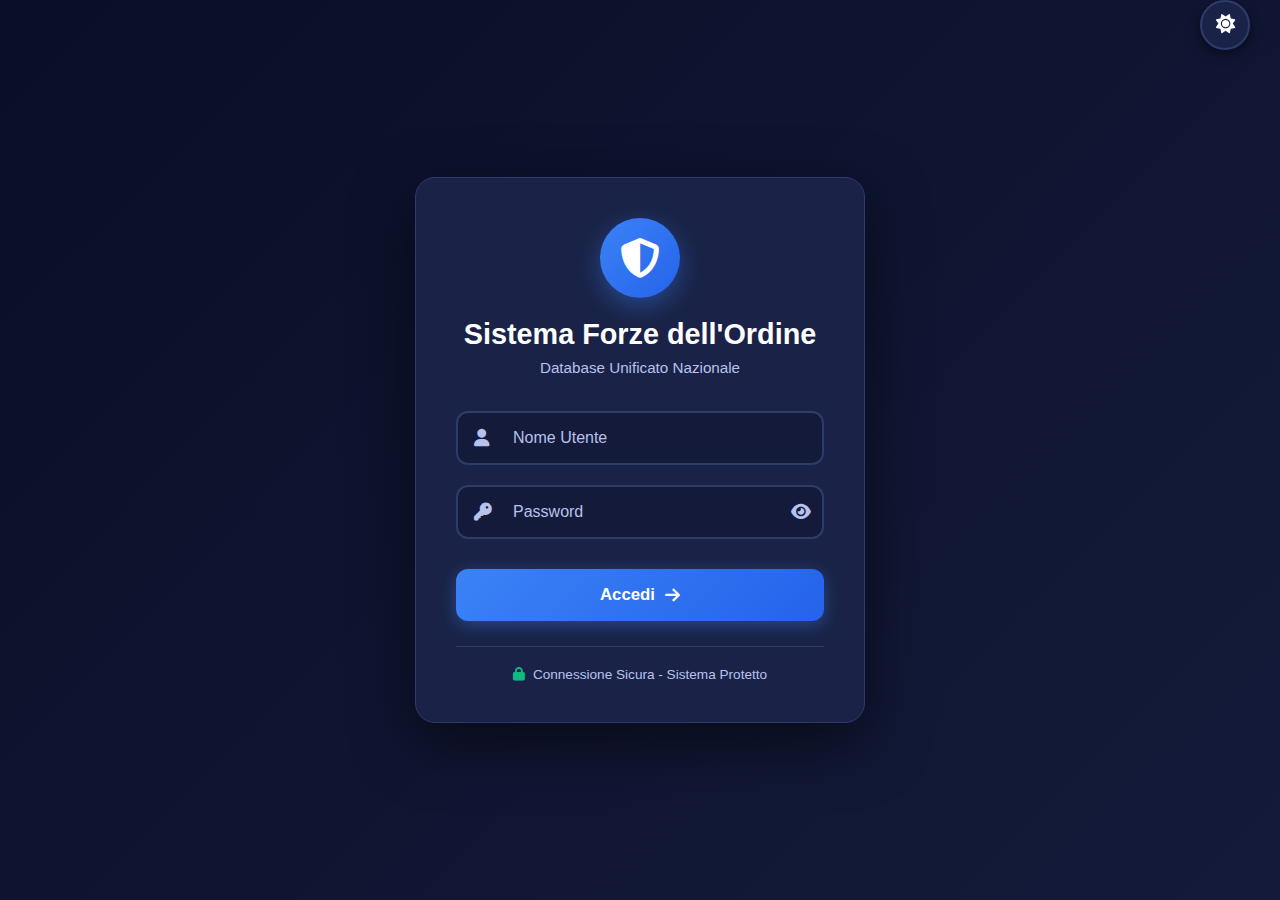
<file: pagine-html/index.html>
<!DOCTYPE html>
<html lang="it">
<head>
    <meta charset="UTF-8">
    <meta name="viewport" content="width=device-width, initial-scale=1.0">
    <title>Server Database FDO</title>
    <link rel="stylesheet" href="../style/home.css">
    <link rel="stylesheet" href="https://cdnjs.cloudflare.com/ajax/libs/font-awesome/6.4.0/css/all.min.css">
</head>
<body>
    <button class="theme-toggle" id="themeToggle" aria-label="Cambia tema">
        <i class="fas fa-moon"></i>
    </button>

    <header class="top-header">
        <div class="header-left">
            <div class="server-logo">
                <i class="fas fa-shield-halved"></i>
            </div>
        </div>
        <div class="header-center">
            <h1 class="server-name">Database Forze dell'Ordine</h1>
        </div>
        <div class="header-right">
            <button class="btn-logout" id="logoutBtn">
                <i class="fas fa-right-from-bracket"></i>
                <span>Logout</span>
            </button>
        </div>
    </header>

    <main class="main-container">
        <div class="dashboard-grid">
            <!-- Multe Finte -->
            <div class="action-card" data-page="multe.html">
                <div class="card-icon orange">
                    <i class="fas fa-ticket"></i>
                </div>
                <h3>Verbali</h3>
                <p>Gestione verbali</p>
            </div>

            <!-- Arresti Finti -->
            <div class="action-card" data-page="arresti.html">
                <div class="card-icon red">
                    <i class="fas fa-handcuffs"></i>
                </div>
                <h3>Arresti</h3>
                <p>Gestione arresti</p>
            </div>

            <!-- Denunce Finte -->
            <div class="action-card" data-page="denunce.html">
                <div class="card-icon yellow">
                    <i class="fas fa-file-circle-exclamation"></i>
                </div>
                <h3>Denunce</h3>
                <p>Gestione denunce</p>
            </div>

            <!-- Assicurazioni -->
            <div class="action-card" data-page="assicurazioni.html">
                <div class="card-icon green">
                    <i class="fas fa-file-contract"></i>
                </div>
                <h3>Assicurazioni</h3>
                <p>Database assicurazioni</p>
            </div>

            <!-- Ricerca Cittadini -->
            <div class="action-card" data-page="cittadini.html">
                <div class="card-icon blue">
                    <i class="fas fa-users"></i>
                </div>
                <h3>Ricerca Cittadini</h3>
                <p>Database cittadini registrati</p>
            </div>

            <!-- Veicoli Registrati -->
            <div class="action-card" data-page="veicoli.html">
                <div class="card-icon purple">
                    <i class="fas fa-car"></i>
                </div>
                <h3>Veicoli Registrati</h3>
                <p>Database veicoli</p>
            </div>

            <!-- Armi Registrate -->
            <div class="action-card" data-page="armi.html">
                <div class="card-icon darkred">
                    <i class="fas fa-gun"></i>
                </div>
                <h3>Armi Registrate</h3>
                <p>Database armi</p>
            </div>

            <!-- Creazione Cittadini (SOLO ADMIN) -->
            <div class="action-card admin-only" data-page="creazione-cittadinanze.html" id="adminCardCittadini">
                <div class="card-icon teal">
                    <i class="fas fa-id-card"></i>
                </div>
                <h3>Creazione Cittadini</h3>
                <p>Solo Amministratori</p>
                <span class="admin-badge">ADMIN</span>
            </div>

            <!-- Creazione Agenti (SOLO ADMIN) -->
            <div class="action-card admin-only" data-page="agenti.html" id="adminCard">
                <div class="card-icon gold">
                    <i class="fas fa-user-shield"></i>
                </div>
                <h3>Creazione Agenti</h3>
                <p>Solo Amministratori</p>
                <span class="admin-badge">ADMIN</span>
            </div>
        </div>
    </main>

    <script src="../script.js"></script>
</body>
</html>
</file>
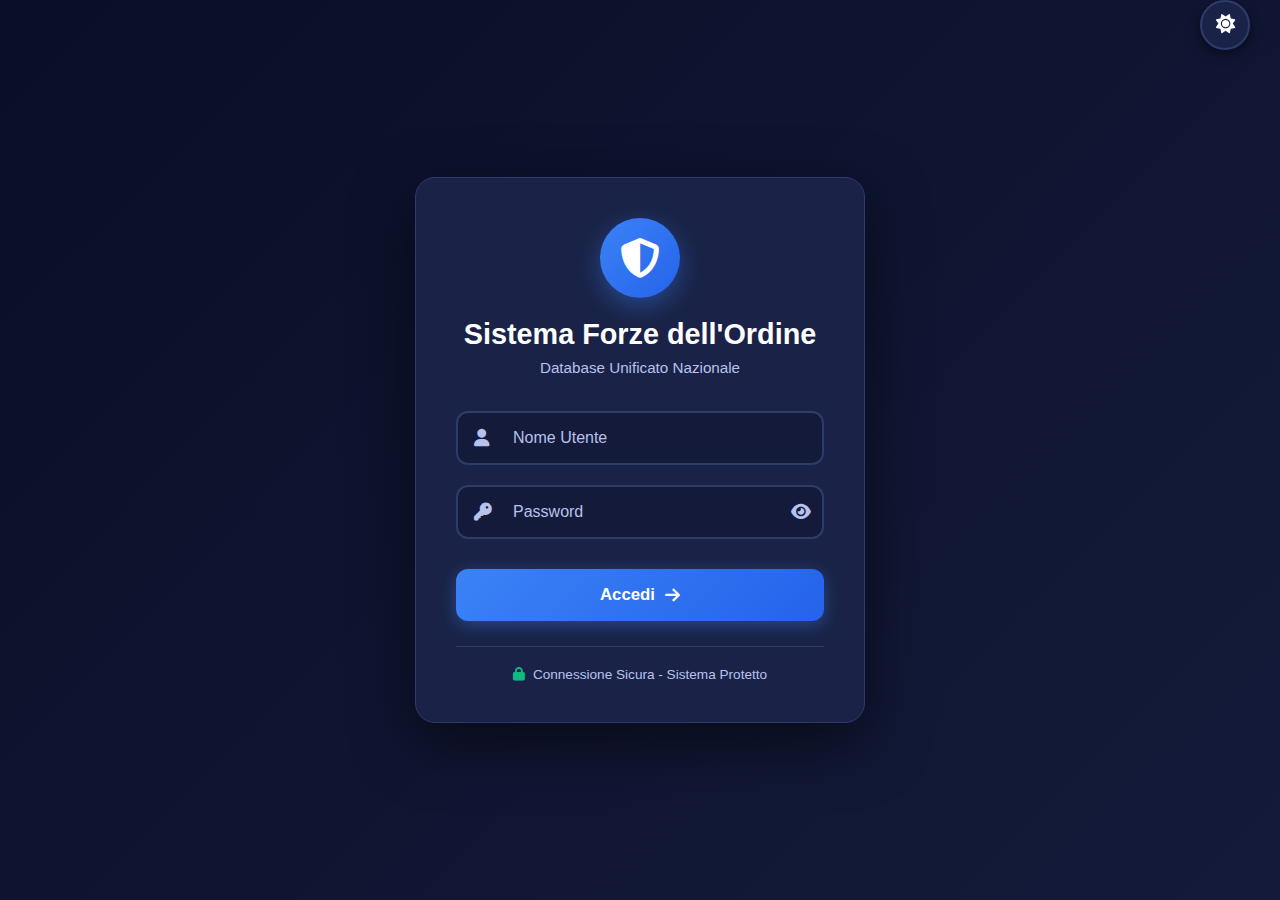
<file: pagine-html/agenti.html>
<!DOCTYPE html>
<html lang="it">
<head>
    <meta charset="UTF-8">
    <meta name="viewport" content="width=device-width, initial-scale=1.0">
    <title>Sezione Agenti - Database FDO</title>
    <link rel="stylesheet" href="../style/sezioni.css">
    <link rel="stylesheet" href="https://cdnjs.cloudflare.com/ajax/libs/font-awesome/6.4.0/css/all.min.css">
</head>
<body>
    <button class="theme-toggle" id="themeToggle" aria-label="Cambia tema">
        <i class="fas fa-moon"></i>
    </button>

    <header class="section-header">
        <div class="header-left">
            <div class="server-logo">
                <i class="fas fa-shield-halved"></i>
            </div>
            <h1 class="section-title">Gestione Agenti</h1>
        </div>
        <div class="header-right">
            <button class="btn-back" onclick="window.location.href='index.html'">
                <i class="fas fa-arrow-left"></i>
                <span>Indietro</span>
            </button>
        </div>
    </header>

    <main class="section-content">
        <div class="action-bar">
            <button class="btn-create" id="btnCreateAgente">
                <i class="fas fa-user-plus"></i>
                <span>Crea Agente</span>
            </button>
            <div class="search-container">
                <i class="fas fa-search"></i>
                <input type="text" id="searchInput" placeholder="Cerca agenti...">
            </div>
        </div>

        <div class="records-container" id="recordsContainer">
            <!-- Gli agenti verranno inseriti qui dinamicamente -->
        </div>
    </main>

    <!-- OVERLAY CREAZIONE/MODIFICA -->
    <div class="overlay" id="overlayForm">
        <div class="overlay-content">
            <h2 id="formTitle">Crea Nuovo Agente</h2>
            <form id="agenteForm">
                <div class="form-group">
                    <label>Nome</label>
                    <input type="text" id="nomeAgente" required>
                </div>
                <div class="form-group">
                    <label>Cognome</label>
                    <input type="text" id="cognomeAgente" required>
                </div>
                <div class="form-group">
                    <label>Matricola</label>
                    <input type="text" id="matricola" required>
                </div>
                <div class="form-group">
                    <label>Forza dell'Ordine</label>
                    <select id="forzaOrdine" required>
                        <option value="">Seleziona...</option>
                        <option value="Polizia di Stato">Polizia di Stato</option>
                        <option value="Carabinieri">Carabinieri</option>
                        <option value="Guardia di Finanza">Guardia di Finanza</option>
                    </select>
                </div>
                <div class="form-group">
                    <label>Grado</label>
                    <input type="text" id="grado" required placeholder="es. Agente, Ispettore, Maresciallo...">
                </div>
                <div class="form-group">
                    <label>Username</label>
                    <input type="text" id="username" required>
                </div>
                <div class="form-group">
                    <label>Password</label>
                    <input type="password" id="passwordAgente" required minlength="4">
                    <small style="color: var(--text-secondary); font-size: 0.85rem; margin-top: 5px; display: block;">Minimo 4 caratteri</small>
                </div>
                <div class="form-group">
                    <label>Email</label>
                    <input type="email" id="email" required>
                </div>
                <div class="form-group">
                    <label>Telefono</label>
                    <input type="tel" id="telefono" required>
                </div>
                <div class="form-group">
                    <label>Data Assunzione</label>
                    <input type="date" id="dataAssunzione" required>
                </div>
                <div class="form-group">
                    <label>Note</label>
                    <textarea id="noteAgente" rows="3"></textarea>
                </div>
                <div class="form-actions">
                    <button type="button" class="btn-cancel" id="btnCancelForm">Indietro</button>
                    <button type="submit" class="btn-save">Salva Agente</button>
                </div>
            </form>
        </div>
    </div>

    <!-- OVERLAY DETTAGLI -->
    <div class="overlay" id="overlayDetails">
        <div class="overlay-content">
            <h2>Dettagli Agente</h2>
            <div class="details-content" id="detailsContent">
                <!-- I dettagli verranno inseriti qui -->
            </div>
            <div class="form-actions">
                <button type="button" class="btn-cancel" id="btnCloseDetails">Indietro</button>
                <button type="button" class="btn-edit" id="btnEditRecord">Modifica</button>
                <button type="button" class="btn-delete" id="btnDeleteRecord">Elimina</button>
            </div>
        </div>
    </div>

    <script src="../script.js"></script>
    <script>
        // Verifica che solo admin possano accedere
        const isAdmin = localStorage.getItem('isAdmin') === 'true';
        if (!isAdmin) {
            alert('Accesso negato. Solo gli amministratori possono gestire gli agenti.');
            window.location.href = 'index.html';
        }
    </script>
</body>
</html>
</file>
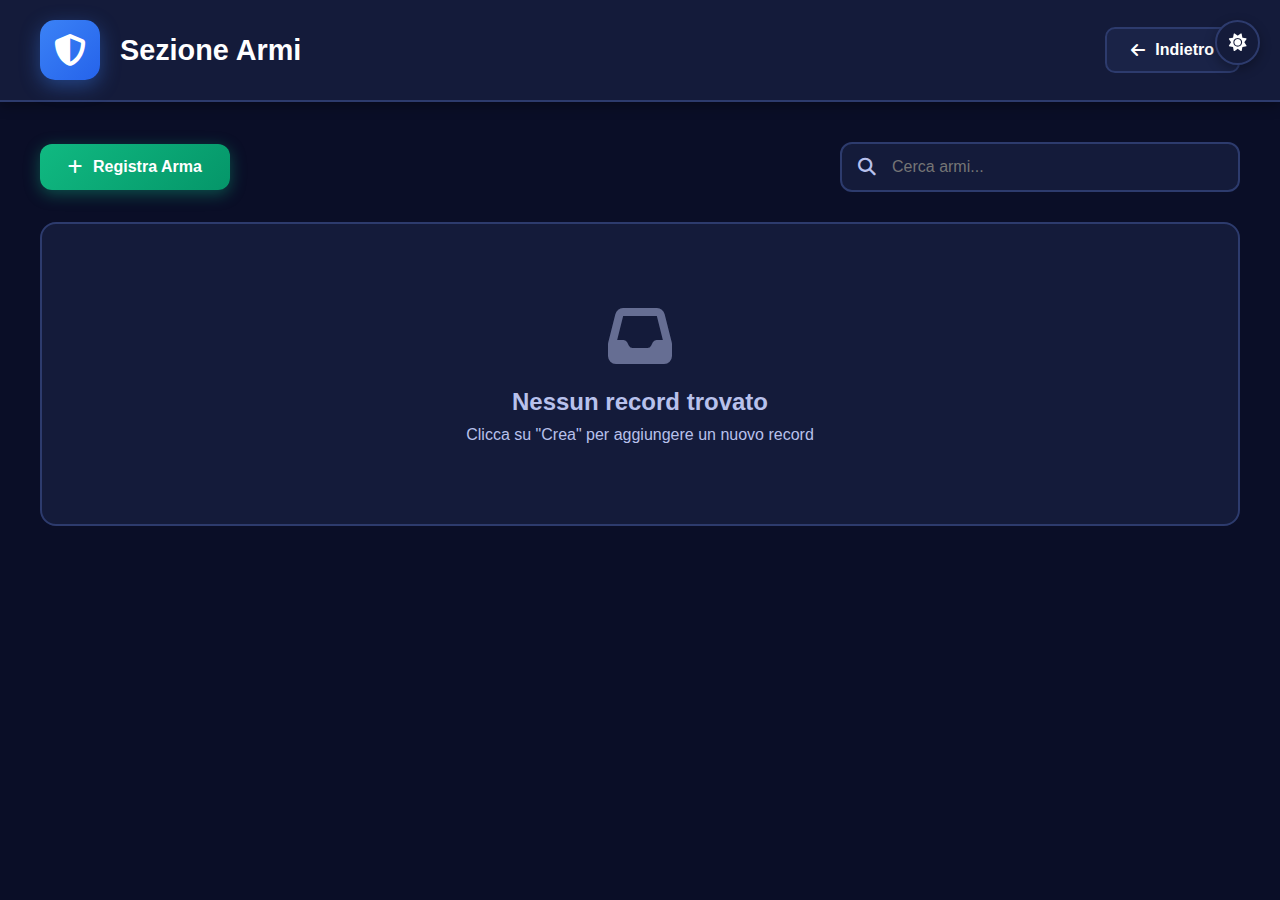
<file: pagine-html/armi.html>
<!DOCTYPE html>
<html lang="it">
<head>
    <meta charset="UTF-8">
    <meta name="viewport" content="width=device-width, initial-scale=1.0">
    <title>Sezione Armi - Database FDO</title>
    <link rel="stylesheet" href="../style/sezioni.css">
    <link rel="stylesheet" href="https://cdnjs.cloudflare.com/ajax/libs/font-awesome/6.4.0/css/all.min.css">
</head>
<body>
    <button class="theme-toggle" id="themeToggle" aria-label="Cambia tema">
        <i class="fas fa-moon"></i>
    </button>

    <header class="section-header">
        <div class="header-left">
            <div class="server-logo">
                <i class="fas fa-shield-halved"></i>
            </div>
            <h1 class="section-title">Sezione Armi</h1>
        </div>
        <div class="header-right">
            <button class="btn-back" onclick="window.location.href='index.html'">
                <i class="fas fa-arrow-left"></i>
                <span>Indietro</span>
            </button>
        </div>
    </header>

    <main class="section-content">
        <div class="action-bar">
            <button class="btn-create" id="btnCreateMulta">
                <i class="fas fa-plus"></i>
                <span>Registra Arma</span>
            </button>
            <div class="search-container">
                <i class="fas fa-search"></i>
                <input type="text" id="searchInput" placeholder="Cerca armi...">
            </div>
        </div>

        <div class="records-container" id="recordsContainer">
            <!-- Le armi verranno inserite qui dinamicamente -->
        </div>
    </main>

    <!-- OVERLAY CREAZIONE/MODIFICA -->
    <div class="overlay" id="overlayForm">
        <div class="overlay-content">
            <h2 id="formTitle">Registra Nuova Arma</h2>
            <form id="multaForm">
                <div class="form-group">
                    <label>Nome Proprietario</label>
                    <input type="text" id="nomeCittadino" required>
                </div>
                <div class="form-group">
                    <label>Cognome Proprietario</label>
                    <input type="text" id="cognomeCittadino" required>
                </div>
                <div class="form-group">
                    <label>Codice Fiscale Proprietario</label>
                    <input type="text" id="codiceFiscale" maxlength="16" required>
                </div>
                <div class="form-group">
                    <label>Tipo Arma</label>
                    <select id="tipoArma" required>
                        <option value="">Seleziona...</option>
                        <option value="Pistola">Pistola</option>
                        <option value="Revolver">Revolver</option>
                        <option value="Fucile">Fucile</option>
                        <option value="Carabina">Carabina</option>
                        <option value="Arma Sportiva">Arma Sportiva</option>
                        <option value="Arma da Caccia">Arma da Caccia</option>
                        <option value="Altro">Altro</option>
                    </select>
                </div>
                <div class="form-group">
                    <label>Marca</label>
                    <input type="text" id="marca" required>
                </div>
                <div class="form-group">
                    <label>Modello</label>
                    <input type="text" id="modello" required>
                </div>
                <div class="form-group">
                    <label>Calibro</label>
                    <input type="text" id="calibro" required placeholder="Es: 9mm, .22, 12">
                </div>
                <div class="form-group">
                    <label>Numero Matricola Arma</label>
                    <input type="text" id="matricolaArma" required>
                </div>
                <div class="form-group">
                    <label>Numero Porto d'Armi</label>
                    <input type="text" id="numeroPortoArmi" required>
                </div>
                <div class="form-group">
                    <label>Tipo Porto d'Armi</label>
                    <select id="tipoPortoArmi" required>
                        <option value="">Seleziona...</option>
                        <option value="Porto d'armi uso caccia">Porto d'armi uso caccia</option>
                        <option value="Porto d'armi uso sportivo">Porto d'armi uso sportivo</option>
                        <option value="Porto d'armi uso difesa">Porto d'armi uso difesa</option>
                        <option value="Licenza di collezione">Licenza di collezione</option>
                    </select>
                </div>
                <div class="form-group">
                    <label>Data Rilascio Porto d'Armi</label>
                    <input type="date" id="dataRilascio" required>
                </div>
                <div class="form-group">
                    <label>Data Scadenza Porto d'Armi</label>
                    <input type="date" id="dataScadenza" required>
                </div>
                <div class="form-group">
                    <label>Data Acquisto Arma</label>
                    <input type="date" id="dataAcquisto" required>
                </div>
                <div class="form-group">
                    <label>Luogo Custodia</label>
                    <input type="text" id="luogo" required placeholder="Indirizzo dove è custodita l'arma">
                </div>
                <div class="form-group">
                    <label>Stato</label>
                    <select id="statoArma" required>
                        <option value="">Seleziona...</option>
                        <option value="Regolare">Regolare</option>
                        <option value="Sequestrata">Sequestrata</option>
                        <option value="Rubata">Rubata</option>
                        <option value="Ritirata">Ritirata</option>
                        <option value="Denunciata">Denunciata</option>
                    </select>
                </div>
                <div class="form-group">
                    <label>Note</label>
                    <textarea id="note" rows="3"></textarea>
                </div>
                <div class="form-actions">
                    <button type="button" class="btn-cancel" id="btnCancelForm">Indietro</button>
                    <button type="submit" class="btn-save">Salva</button>
                </div>
            </form>
        </div>
    </div>

    <!-- OVERLAY DETTAGLI -->
    <div class="overlay" id="overlayDetails">
        <div class="overlay-content">
            <h2>Dettagli Arma</h2>
            <div class="details-content" id="detailsContent">
                <!-- I dettagli verranno inseriti qui -->
            </div>
            <div class="form-actions">
                <button type="button" class="btn-cancel" id="btnCloseDetails">Indietro</button>
                <button type="button" class="btn-edit" id="btnEditRecord">Modifica</button>
                <button type="button" class="btn-delete" id="btnDeleteRecord">Elimina</button>
            </div>
        </div>
    </div>

    <script src="../script.js"></script>
</body>
</html>
</file>
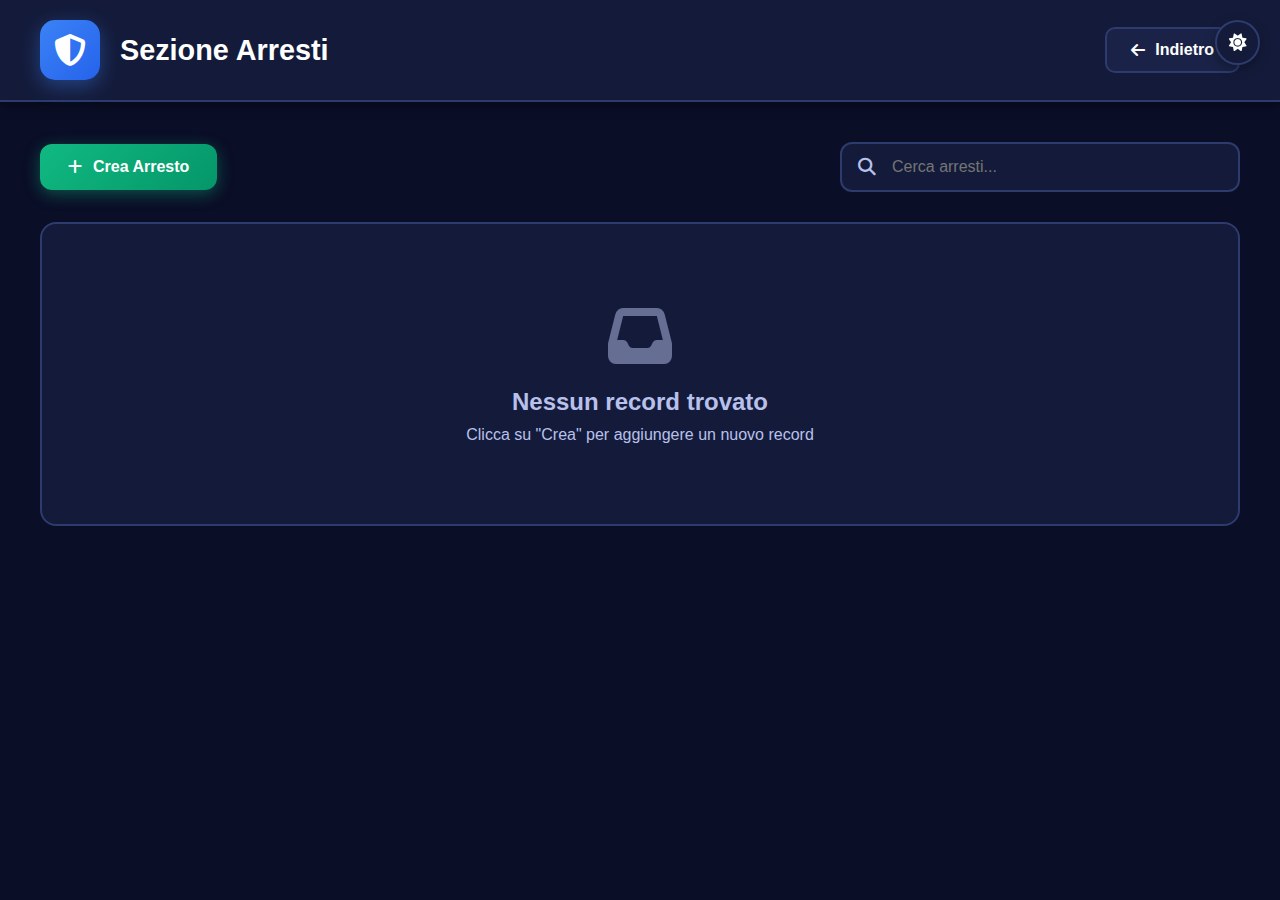
<file: pagine-html/arresti.html>
<!DOCTYPE html>
<html lang="it">
<head>
    <meta charset="UTF-8">
    <meta name="viewport" content="width=device-width, initial-scale=1.0">
    <title>Sezione Arresti - Database FDO</title>
    <link rel="stylesheet" href="../style/sezioni.css">
    <link rel="stylesheet" href="https://cdnjs.cloudflare.com/ajax/libs/font-awesome/6.4.0/css/all.min.css">
</head>
<body>
    <button class="theme-toggle" id="themeToggle" aria-label="Cambia tema">
        <i class="fas fa-moon"></i>
    </button>

    <header class="section-header">
        <div class="header-left">
            <div class="server-logo">
                <i class="fas fa-shield-halved"></i>
            </div>
            <h1 class="section-title">Sezione Arresti</h1>
        </div>
        <div class="header-right">
            <button class="btn-back" onclick="window.location.href='index.html'">
                <i class="fas fa-arrow-left"></i>
                <span>Indietro</span>
            </button>
        </div>
    </header>

    <main class="section-content">
        <div class="action-bar">
            <button class="btn-create" id="btnCreateMulta">
                <i class="fas fa-plus"></i>
                <span>Crea Arresto</span>
            </button>
            <div class="search-container">
                <i class="fas fa-search"></i>
                <input type="text" id="searchInput" placeholder="Cerca arresti...">
            </div>
        </div>

        <div class="records-container" id="recordsContainer">
            <!-- Gli arresti verranno inseriti qui dinamicamente -->
        </div>
    </main>

    <!-- OVERLAY CREAZIONE/MODIFICA -->
    <div class="overlay" id="overlayForm">
        <div class="overlay-content">
            <h2 id="formTitle">Crea Nuovo Arresto</h2>
            <form id="multaForm">
                <div class="form-group">
                    <label>Nome Arrestato</label>
                    <input type="text" id="nomeCittadino" required>
                </div>
                <div class="form-group">
                    <label>Cognome Arrestato</label>
                    <input type="text" id="cognomeCittadino" required>
                </div>
                <div class="form-group">
                    <label>Codice Fiscale</label>
                    <input type="text" id="codiceFiscale" maxlength="16" required>
                </div>
                <div class="form-group">
                    <label>Tipo Reato</label>
                    <select id="tipoReato" required>
                        <option value="">Seleziona...</option>
                        <option value="Furto">Furto</option>
                        <option value="Rapina">Rapina</option>
                        <option value="Spaccio di stupefacenti">Spaccio di stupefacenti</option>
                        <option value="Possesso di stupefacenti">Possesso di stupefacenti</option>
                        <option value="Guida in stato di ebbrezza">Guida in stato di ebbrezza</option>
                        <option value="Resistenza a pubblico ufficiale">Resistenza a pubblico ufficiale</option>
                        <option value="Violenza domestica">Violenza domestica</option>
                        <option value="Lesioni personali">Lesioni personali</option>
                        <option value="Truffa">Truffa</option>
                        <option value="Ricettazione">Ricettazione</option>
                        <option value="Altro">Altro</option>
                    </select>
                </div>
                <div class="form-group">
                    <label>Data Arresto</label>
                    <input type="date" id="dataArresto" required>
                </div>
                <div class="form-group">
                    <label>Ora Arresto</label>
                    <input type="time" id="oraArresto" required>
                </div>
                <div class="form-group">
                    <label>Luogo Arresto</label>
                    <input type="text" id="luogo" required>
                </div>
                <div class="form-group">
                    <label>Circostanze</label>
                    <textarea id="note" rows="4" placeholder="Descrivi le circostanze dell'arresto..." required></textarea>
                </div>
                <div class="form-group">
                    <label>Agente Operante</label>
                    <input type="text" id="agenteVerbalizzante" required>
                </div>
                <div class="form-group">
                    <label>Stato Custodia</label>
                    <select id="statoCustodia" required>
                        <option value="">Seleziona...</option>
                        <option value="In custodia">In custodia</option>
                        <option value="Rilasciato">Rilasciato</option>
                        <option value="Trasferito">Trasferito</option>
                        <option value="In attesa di giudizio">In attesa di giudizio</option>
                    </select>
                </div>
                <div class="form-actions">
                    <button type="button" class="btn-cancel" id="btnCancelForm">Indietro</button>
                    <button type="submit" class="btn-save">Salva</button>
                </div>
            </form>
        </div>
    </div>

    <!-- OVERLAY DETTAGLI -->
    <div class="overlay" id="overlayDetails">
        <div class="overlay-content">
            <h2>Dettagli Arresto</h2>
            <div class="details-content" id="detailsContent">
                <!-- I dettagli verranno inseriti qui -->
            </div>
            <div class="form-actions">
                <button type="button" class="btn-cancel" id="btnCloseDetails">Indietro</button>
                <button type="button" class="btn-edit" id="btnEditRecord">Modifica</button>
                <button type="button" class="btn-delete" id="btnDeleteRecord">Elimina</button>
            </div>
        </div>
    </div>

    <script src="../script.js"></script>
</body>
</html>
</file>
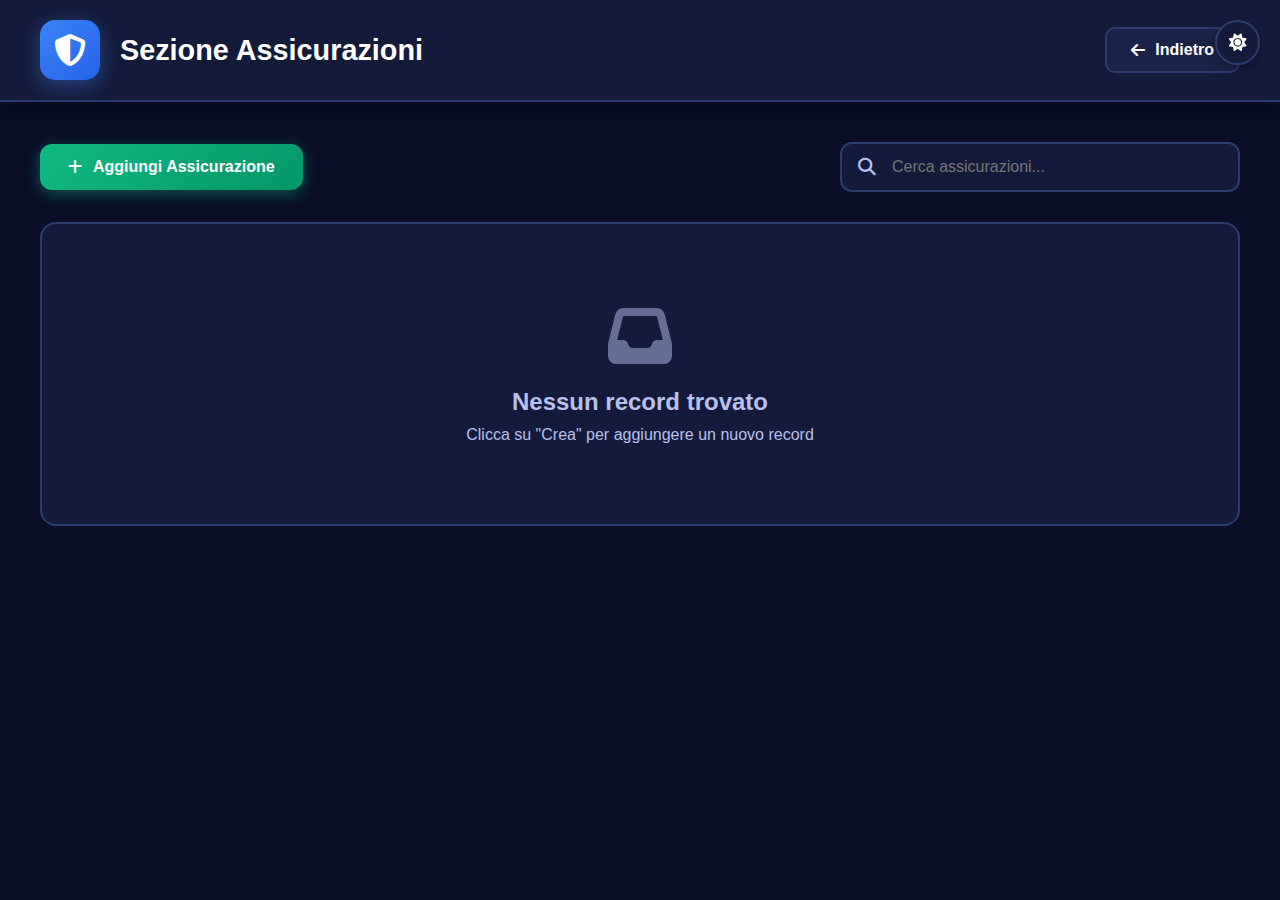
<file: pagine-html/assicurazioni.html>
<!DOCTYPE html>
<html lang="it">
<head>
    <meta charset="UTF-8">
    <meta name="viewport" content="width=device-width, initial-scale=1.0">
    <title>Sezione Assicurazioni - Database FDO</title>
    <link rel="stylesheet" href="../style/sezioni.css">
    <link rel="stylesheet" href="https://cdnjs.cloudflare.com/ajax/libs/font-awesome/6.4.0/css/all.min.css">
</head>
<body>
    <button class="theme-toggle" id="themeToggle" aria-label="Cambia tema">
        <i class="fas fa-moon"></i>
    </button>

    <header class="section-header">
        <div class="header-left">
            <div class="server-logo">
                <i class="fas fa-shield-halved"></i>
            </div>
            <h1 class="section-title">Sezione Assicurazioni</h1>
        </div>
        <div class="header-right">
            <button class="btn-back" onclick="window.location.href='index.html'">
                <i class="fas fa-arrow-left"></i>
                <span>Indietro</span>
            </button>
        </div>
    </header>

    <main class="section-content">
        <div class="action-bar">
            <button class="btn-create" id="btnCreateMulta">
                <i class="fas fa-plus"></i>
                <span>Aggiungi Assicurazione</span>
            </button>
            <div class="search-container">
                <i class="fas fa-search"></i>
                <input type="text" id="searchInput" placeholder="Cerca assicurazioni...">
            </div>
        </div>

        <div class="records-container" id="recordsContainer">
            <!-- Le assicurazioni verranno inserite qui dinamicamente -->
        </div>
    </main>

    <!-- OVERLAY CREAZIONE/MODIFICA -->
    <div class="overlay" id="overlayForm">
        <div class="overlay-content">
            <h2 id="formTitle">Aggiungi Nuova Assicurazione</h2>
            <form id="multaForm">
                <div class="form-group">
                    <label>Nome Assicurato</label>
                    <input type="text" id="nomeCittadino" required>
                </div>
                <div class="form-group">
                    <label>Cognome Assicurato</label>
                    <input type="text" id="cognomeCittadino" required>
                </div>
                <div class="form-group">
                    <label>Codice Fiscale</label>
                    <input type="text" id="codiceFiscale" maxlength="16" required>
                </div>
                <div class="form-group">
                    <label>Compagnia Assicurativa</label>
                    <input type="text" id="compagniaAssicurativa" required placeholder="Es: Generali, Allianz, UnipolSai...">
                </div>
                <div class="form-group">
                    <label>Numero Polizza</label>
                    <input type="text" id="numeroPolizza" required>
                </div>
                <div class="form-group">
                    <label>Targa Veicolo</label>
                    <input type="text" id="targaVeicolo" required style="text-transform: uppercase;">
                </div>
                <div class="form-group">
                    <label>Tipo Veicolo</label>
                    <select id="tipoVeicolo" required>
                        <option value="">Seleziona...</option>
                        <option value="Auto">Auto</option>
                        <option value="Moto">Moto</option>
                        <option value="Furgone">Furgone</option>
                        <option value="Camion">Camion</option>
                        <option value="Autobus">Autobus</option>
                        <option value="Altro">Altro</option>
                    </select>
                </div>
                <div class="form-group">
                    <label>Tipo Copertura</label>
                    <select id="tipoCopertura" required>
                        <option value="">Seleziona...</option>
                        <option value="RCA Base">RCA Base</option>
                        <option value="RCA + Furto e Incendio">RCA + Furto e Incendio</option>
                        <option value="Kasko">Kasko</option>
                        <option value="Mini Kasko">Mini Kasko</option>
                        <option value="Completa">Completa</option>
                    </select>
                </div>
                <div class="form-group">
                    <label>Data Inizio Copertura</label>
                    <input type="date" id="dataInizio" required>
                </div>
                <div class="form-group">
                    <label>Data Scadenza</label>
                    <input type="date" id="dataScadenza" required>
                </div>
                <div class="form-group">
                    <label>Premio Annuale (€)</label>
                    <input type="number" id="importo" min="0" step="0.01" required>
                </div>
                <div class="form-group">
                    <label>Classe di Merito</label>
                    <select id="classeMerito">
                        <option value="">Seleziona...</option>
                        <option value="1">Classe 1</option>
                        <option value="2">Classe 2</option>
                        <option value="3">Classe 3</option>
                        <option value="4">Classe 4</option>
                        <option value="5">Classe 5</option>
                        <option value="6">Classe 6</option>
                        <option value="7">Classe 7</option>
                        <option value="8">Classe 8</option>
                        <option value="9">Classe 9</option>
                        <option value="10">Classe 10</option>
                        <option value="11">Classe 11</option>
                        <option value="12">Classe 12</option>
                        <option value="13">Classe 13</option>
                        <option value="14">Classe 14</option>
                    </select>
                </div>
                <div class="form-group">
                    <label>Note</label>
                    <textarea id="note" rows="3"></textarea>
                </div>
                <div class="form-actions">
                    <button type="button" class="btn-cancel" id="btnCancelForm">Indietro</button>
                    <button type="submit" class="btn-save">Salva</button>
                </div>
            </form>
        </div>
    </div>

    <!-- OVERLAY DETTAGLI -->
    <div class="overlay" id="overlayDetails">
        <div class="overlay-content">
            <h2>Dettagli Assicurazione</h2>
            <div class="details-content" id="detailsContent">
                <!-- I dettagli verranno inseriti qui -->
            </div>
            <div class="form-actions">
                <button type="button" class="btn-cancel" id="btnCloseDetails">Indietro</button>
                <button type="button" class="btn-edit" id="btnEditRecord">Modifica</button>
                <button type="button" class="btn-delete" id="btnDeleteRecord">Elimina</button>
            </div>
        </div>
    </div>

    <script src="../script.js"></script>
</body>
</html>
</file>
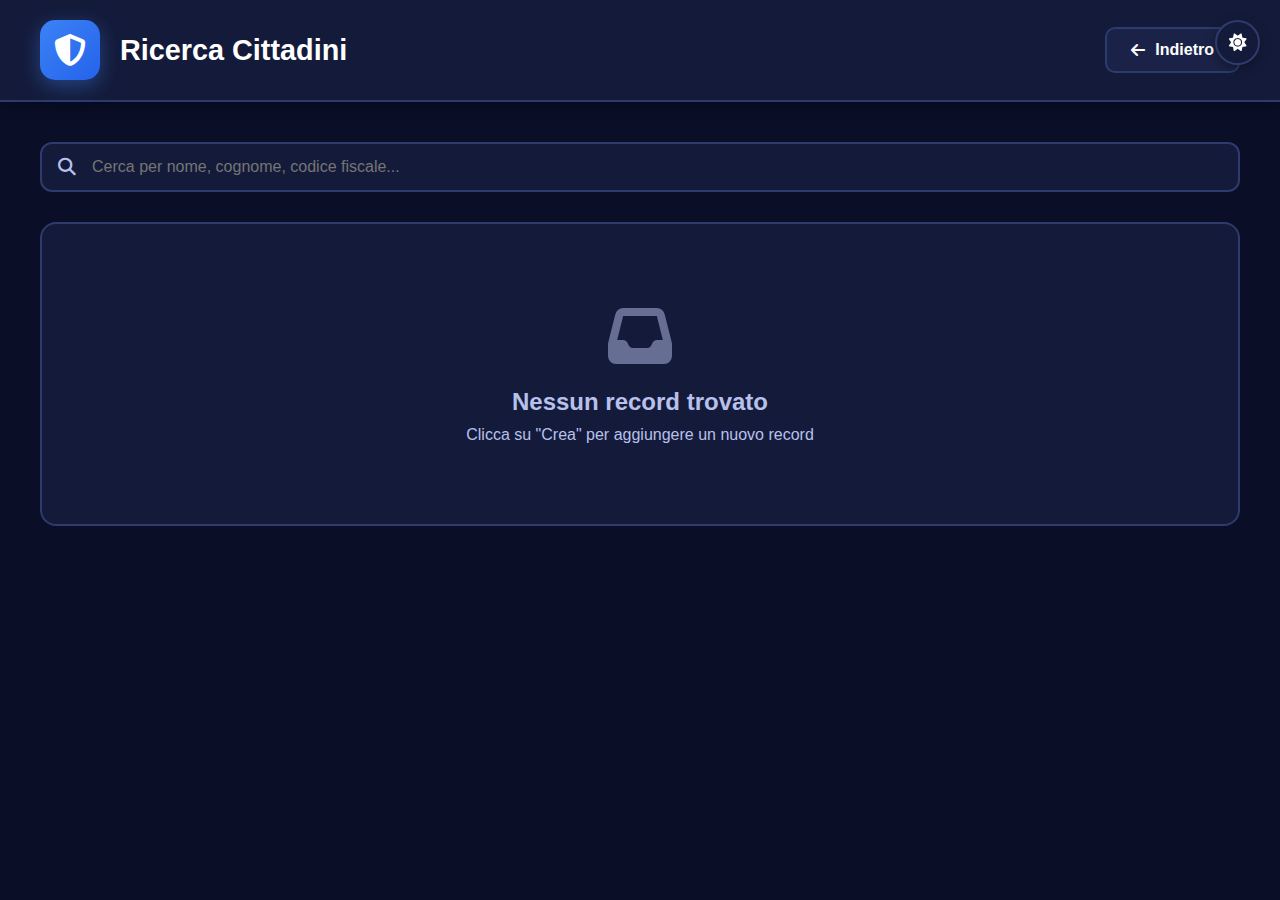
<file: pagine-html/cittadini.html>
<!DOCTYPE html>
<html lang="it">
<head>
    <meta charset="UTF-8">
    <meta name="viewport" content="width=device-width, initial-scale=1.0">
    <title>Ricerca Cittadini - Database FDO</title>
    <link rel="stylesheet" href="../style/sezioni.css">
    <link rel="stylesheet" href="https://cdnjs.cloudflare.com/ajax/libs/font-awesome/6.4.0/css/all.min.css">
</head>
<body>
    <button class="theme-toggle" id="themeToggle" aria-label="Cambia tema">
        <i class="fas fa-moon"></i>
    </button>

    <header class="section-header">
        <div class="header-left">
            <div class="server-logo">
                <i class="fas fa-shield-halved"></i>
            </div>
            <h1 class="section-title">Ricerca Cittadini</h1>
        </div>
        <div class="header-right">
            <button class="btn-back" onclick="window.location.href='index.html'">
                <i class="fas fa-arrow-left"></i>
                <span>Indietro</span>
            </button>
        </div>
    </header>

    <main class="section-content">
        <div class="action-bar">
            <div class="search-container" style="max-width: 100%;">
                <i class="fas fa-search"></i>
                <input type="text" id="searchInput" placeholder="Cerca per nome, cognome, codice fiscale...">
            </div>
        </div>

        <div class="records-container" id="recordsContainer">
            <!-- I cittadini verranno inseriti qui dinamicamente -->
        </div>
    </main>

    <!-- OVERLAY DETTAGLI -->
    <div class="overlay" id="overlayDetails">
        <div class="overlay-content">
            <h2>Dettagli Cittadino</h2>
            <div class="details-content" id="detailsContent">
                <!-- I dettagli verranno inseriti qui -->
            </div>
            <div class="form-actions">
                <button type="button" class="btn-cancel" id="btnCloseDetails">Indietro</button>
            </div>
        </div>
    </div>

    <script src="../script.js"></script>
    <script>
        // Pagina di sola consultazione - carica i cittadini dal database creazione
        const isCittadiniPage = true;
        const recordsContainer = document.getElementById('recordsContainer');
        const searchInput = document.getElementById('searchInput');
        
        let cittadini = [];

        function loadCittadini() {
            cittadini = JSON.parse(localStorage.getItem('cittadini_registrati') || '[]');
            renderCittadini();
        }

        function renderCittadini(filter = '') {
            const filtered = filter
                ? cittadini.filter(c =>
                    `${c.nomeCittadino} ${c.cognomeCittadino} ${c.codiceFiscale}`.toLowerCase().includes(filter.toLowerCase())
                )
                : cittadini;

            if (filtered.length === 0) {
                recordsContainer.innerHTML = `
                    <div class="empty-state">
                        <i class="fas fa-users"></i>
                        <h3>Nessun cittadino trovato</h3>
                        <p>I cittadini devono essere creati dagli amministratori</p>
                    </div>
                `;
                return;
            }

            recordsContainer.innerHTML = filtered.map(cittadino => `
                <div class="record-item" data-id="${cittadino.id}">
                    <div class="record-info">
                        <h3>${cittadino.nomeCittadino} ${cittadino.cognomeCittadino}</h3>
                        <p>CF: ${cittadino.codiceFiscale} | Nato/a: ${cittadino.dataNascita} | ${cittadino.citta} (${cittadino.provincia})</p>
                    </div>
                    <div class="record-actions">
                        <button class="btn-details" onclick="showCittadinoDetails(${cittadino.id})">Dettagli</button>
                    </div>
                </div>
            `).join('');
        }

        window.showCittadinoDetails = function(id) {
            const cittadino = cittadini.find(c => c.id === id);
            if (!cittadino) return;

            const detailsContent = document.getElementById('detailsContent');
            detailsContent.innerHTML = `
                <div class="detail-row">
                    <div class="detail-label">Nome:</div>
                    <div class="detail-value">${cittadino.nomeCittadino}</div>
                </div>
                <div class="detail-row">
                    <div class="detail-label">Cognome:</div>
                    <div class="detail-value">${cittadino.cognomeCittadino}</div>
                </div>
                <div class="detail-row">
                    <div class="detail-label">Codice Fiscale:</div>
                    <div class="detail-value">${cittadino.codiceFiscale}</div>
                </div>
                <div class="detail-row">
                    <div class="detail-label">Data di Nascita:</div>
                    <div class="detail-value">${cittadino.dataNascita}</div>
                </div>
                <div class="detail-row">
                    <div class="detail-label">Luogo di Nascita:</div>
                    <div class="detail-value">${cittadino.luogoNascita}</div>
                </div>
                <div class="detail-row">
                    <div class="detail-label">Sesso:</div>
                    <div class="detail-value">${cittadino.sesso}</div>
                </div>
                <div class="detail-row">
                    <div class="detail-label">Nazionalità:</div>
                    <div class="detail-value">${cittadino.nazionalita}</div>
                </div>
                <div class="detail-row">
                    <div class="detail-label">Residenza:</div>
                    <div class="detail-value">${cittadino.indirizzoResidenza}, ${cittadino.citta} (${cittadino.provincia}) - ${cittadino.cap}</div>
                </div>
                <div class="detail-row">
                    <div class="detail-label">Documento:</div>
                    <div class="detail-value">${cittadino.tipoDocumento} n. ${cittadino.numeroDocumento} (scad. ${cittadino.scadenzaDocumento})</div>
                </div>
                ${cittadino.email ? `
                <div class="detail-row">
                    <div class="detail-label">Email:</div>
                    <div class="detail-value">${cittadino.email}</div>
                </div>` : ''}
                ${cittadino.telefono ? `
                <div class="detail-row">
                    <div class="detail-label">Telefono:</div>
                    <div class="detail-value">${cittadino.telefono}</div>
                </div>` : ''}
                ${cittadino.statoCivile ? `
                <div class="detail-row">
                    <div class="detail-label">Stato Civile:</div>
                    <div class="detail-value">${cittadino.statoCivile}</div>
                </div>` : ''}
                ${cittadino.professione ? `
                <div class="detail-row">
                    <div class="detail-label">Professione:</div>
                    <div class="detail-value">${cittadino.professione}</div>
                </div>` : ''}
                ${cittadino.note ? `
                <div class="detail-row">
                    <div class="detail-label">Note / Precedenti:</div>
                    <div class="detail-value">${cittadino.note}</div>
                </div>` : ''}
                <div class="detail-row">
                    <div class="detail-label">Registrato il:</div>
                    <div class="detail-value">${new Date(cittadino.timestamp).toLocaleString('it-IT')}</div>
                </div>
            `;

            document.getElementById('overlayDetails').classList.add('active');
        };

        searchInput.addEventListener('input', (e) => {
            renderCittadini(e.target.value);
        });

        document.getElementById('btnCloseDetails').addEventListener('click', () => {
            document.getElementById('overlayDetails').classList.remove('active');
        });

        document.getElementById('overlayDetails').addEventListener('click', (e) => {
            if (e.target.id === 'overlayDetails') {
                document.getElementById('overlayDetails').classList.remove('active');
            }
        });

        loadCittadini();
    </script>
</body>
</html>
</file>
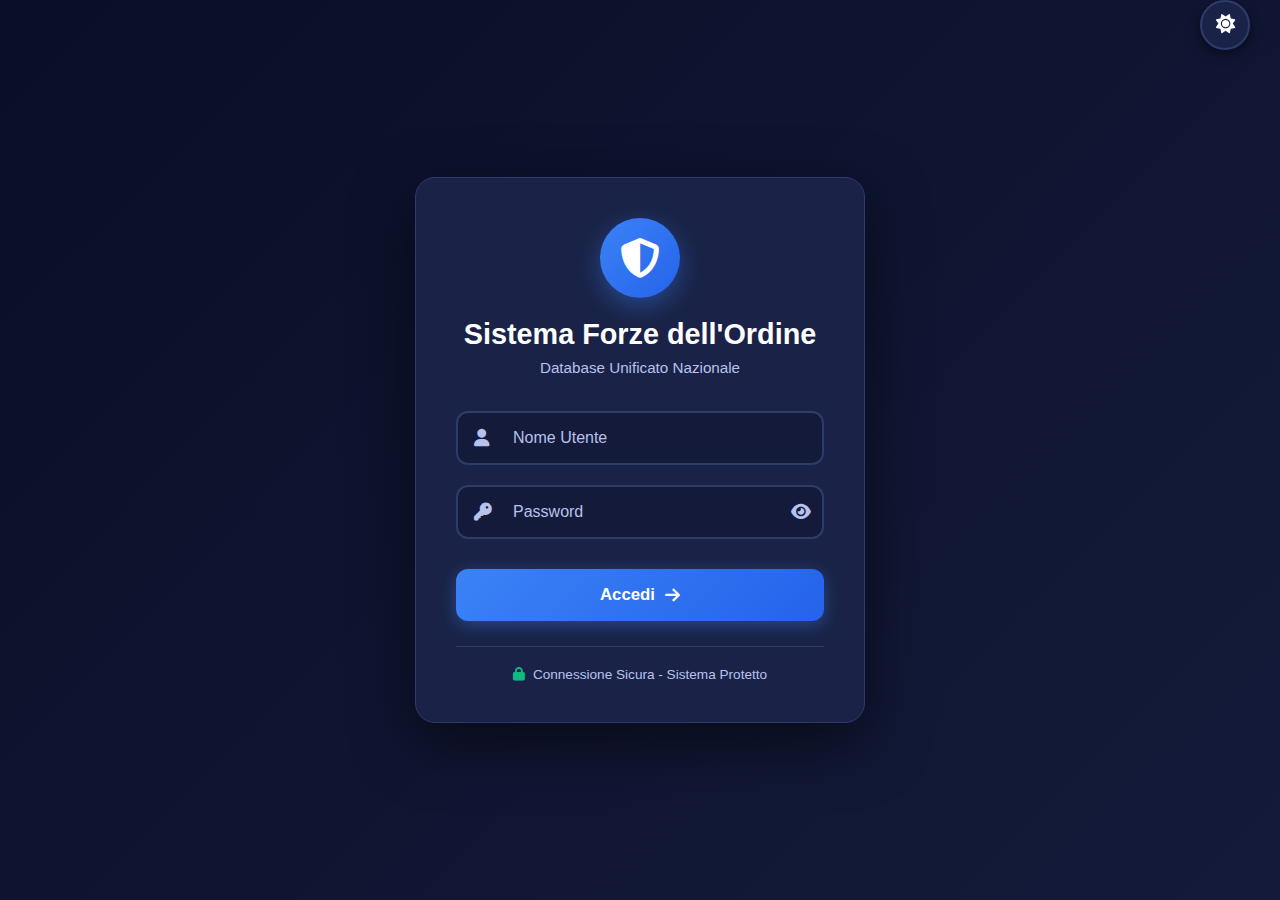
<file: pagine-html/creazione-cittadinanze.html>
<!DOCTYPE html>
<html lang="it">
<head>
    <meta charset="UTF-8">
    <meta name="viewport" content="width=device-width, initial-scale=1.0">
    <title>Sezione Cittadini - Database FDO</title>
    <link rel="stylesheet" href="../style/sezioni.css">
    <link rel="stylesheet" href="https://cdnjs.cloudflare.com/ajax/libs/font-awesome/6.4.0/css/all.min.css">
</head>
<body>
    <button class="theme-toggle" id="themeToggle" aria-label="Cambia tema">
        <i class="fas fa-moon"></i>
    </button>

    <header class="section-header">
        <div class="header-left">
            <div class="server-logo">
                <i class="fas fa-shield-halved"></i>
            </div>
            <h1 class="section-title">Gestione Cittadini</h1>
        </div>
        <div class="header-right">
            <button class="btn-back" onclick="window.location.href='index.html'">
                <i class="fas fa-arrow-left"></i>
                <span>Indietro</span>
            </button>
        </div>
    </header>

    <main class="section-content">
        <div class="action-bar">
            <button class="btn-create" id="btnCreateCittadino">
                <i class="fas fa-user-plus"></i>
                <span>Crea Cittadino</span>
            </button>
            <div class="search-container">
                <i class="fas fa-search"></i>
                <input type="text" id="searchInput" placeholder="Cerca cittadini...">
            </div>
        </div>

        <div class="records-container" id="recordsContainer">
            <!-- I cittadini verranno inseriti qui dinamicamente -->
        </div>
    </main>

    <!-- OVERLAY CREAZIONE/MODIFICA -->
    <div class="overlay" id="overlayForm">
        <div class="overlay-content">
            <h2 id="formTitle">Crea Nuovo Cittadino</h2>
            <form id="cittadinoForm">
                <div class="form-group">
                    <label>Nome</label>
                    <input type="text" id="nomeCittadino" required>
                </div>
                <div class="form-group">
                    <label>Cognome</label>
                    <input type="text" id="cognomeCittadino" required>
                </div>
                <div class="form-group">
                    <label>Codice Fiscale</label>
                    <input type="text" id="codiceFiscale" maxlength="16" required pattern="[A-Z0-9]{16}" style="text-transform: uppercase;">
                    <small style="color: var(--text-secondary); font-size: 0.85rem; margin-top: 5px; display: block;">16 caratteri alfanumerici</small>
                </div>
                <div class="form-group">
                    <label>Data di Nascita</label>
                    <input type="date" id="dataNascita" required>
                </div>
                <div class="form-group">
                    <label>Luogo di Nascita</label>
                    <input type="text" id="luogoNascita" required>
                </div>
                <div class="form-group">
                    <label>Sesso</label>
                    <select id="sesso" required>
                        <option value="">Seleziona...</option>
                        <option value="M">Maschio</option>
                        <option value="F">Femmina</option>
                        <option value="Altro">Altro</option>
                    </select>
                </div>
                <div class="form-group">
                    <label>Nazionalità</label>
                    <input type="text" id="nazionalita" required value="Italiana">
                </div>
                <div class="form-group">
                    <label>Indirizzo di Residenza</label>
                    <input type="text" id="indirizzoResidenza" required placeholder="Via, Numero Civico">
                </div>
                <div class="form-group">
                    <label>Città</label>
                    <input type="text" id="citta" required>
                </div>
                <div class="form-group">
                    <label>CAP</label>
                    <input type="text" id="cap" required pattern="[0-9]{5}" maxlength="5">
                </div>
                <div class="form-group">
                    <label>Provincia</label>
                    <input type="text" id="provincia" required maxlength="2" placeholder="Es: RM, MI, NA" style="text-transform: uppercase;">
                </div>
                <div class="form-group">
                    <label>Numero Documento</label>
                    <input type="text" id="numeroDocumento" required>
                </div>
                <div class="form-group">
                    <label>Tipo Documento</label>
                    <select id="tipoDocumento" required>
                        <option value="">Seleziona...</option>
                        <option value="Carta d'Identità">Carta d'Identità</option>
                        <option value="Patente">Patente</option>
                        <option value="Passaporto">Passaporto</option>
                    </select>
                </div>
                <div class="form-group">
                    <label>Scadenza Documento</label>
                    <input type="date" id="scadenzaDocumento" required>
                </div>
                <div class="form-group">
                    <label>Email</label>
                    <input type="email" id="email">
                </div>
                <div class="form-group">
                    <label>Telefono</label>
                    <input type="tel" id="telefono" placeholder="+39 ...">
                </div>
                <div class="form-group">
                    <label>Stato Civile</label>
                    <select id="statoCivile">
                        <option value="">Seleziona...</option>
                        <option value="Celibe/Nubile">Celibe/Nubile</option>
                        <option value="Coniugato/a">Coniugato/a</option>
                        <option value="Divorziato/a">Divorziato/a</option>
                        <option value="Vedovo/a">Vedovo/a</option>
                    </select>
                </div>
                <div class="form-group">
                    <label>Professione</label>
                    <input type="text" id="professione">
                </div>
                <div class="form-group">
                    <label>Note / Precedenti</label>
                    <textarea id="note" rows="3" placeholder="Eventuali precedenti penali, note particolari..."></textarea>
                </div>
                <div class="form-actions">
                    <button type="button" class="btn-cancel" id="btnCancelForm">Indietro</button>
                    <button type="submit" class="btn-save">Salva Cittadino</button>
                </div>
            </form>
        </div>
    </div>

    <!-- OVERLAY DETTAGLI -->
    <div class="overlay" id="overlayDetails">
        <div class="overlay-content">
            <h2>Dettagli Cittadino</h2>
            <div class="details-content" id="detailsContent">
                <!-- I dettagli verranno inseriti qui -->
            </div>
            <div class="form-actions">
                <button type="button" class="btn-cancel" id="btnCloseDetails">Indietro</button>
                <button type="button" class="btn-edit" id="btnEditRecord">Modifica</button>
                <button type="button" class="btn-delete" id="btnDeleteRecord">Elimina</button>
            </div>
        </div>
    </div>

    <script src="../script.js"></script>
    <script>
        // Verifica che solo admin possano accedere
        const isAdmin = localStorage.getItem('isAdmin') === 'true';
        if (!isAdmin) {
            alert('Accesso negato. Solo gli amministratori possono creare cittadini.');
            window.location.href = 'index.html';
        }
    </script>
</body>
</html>
</file>
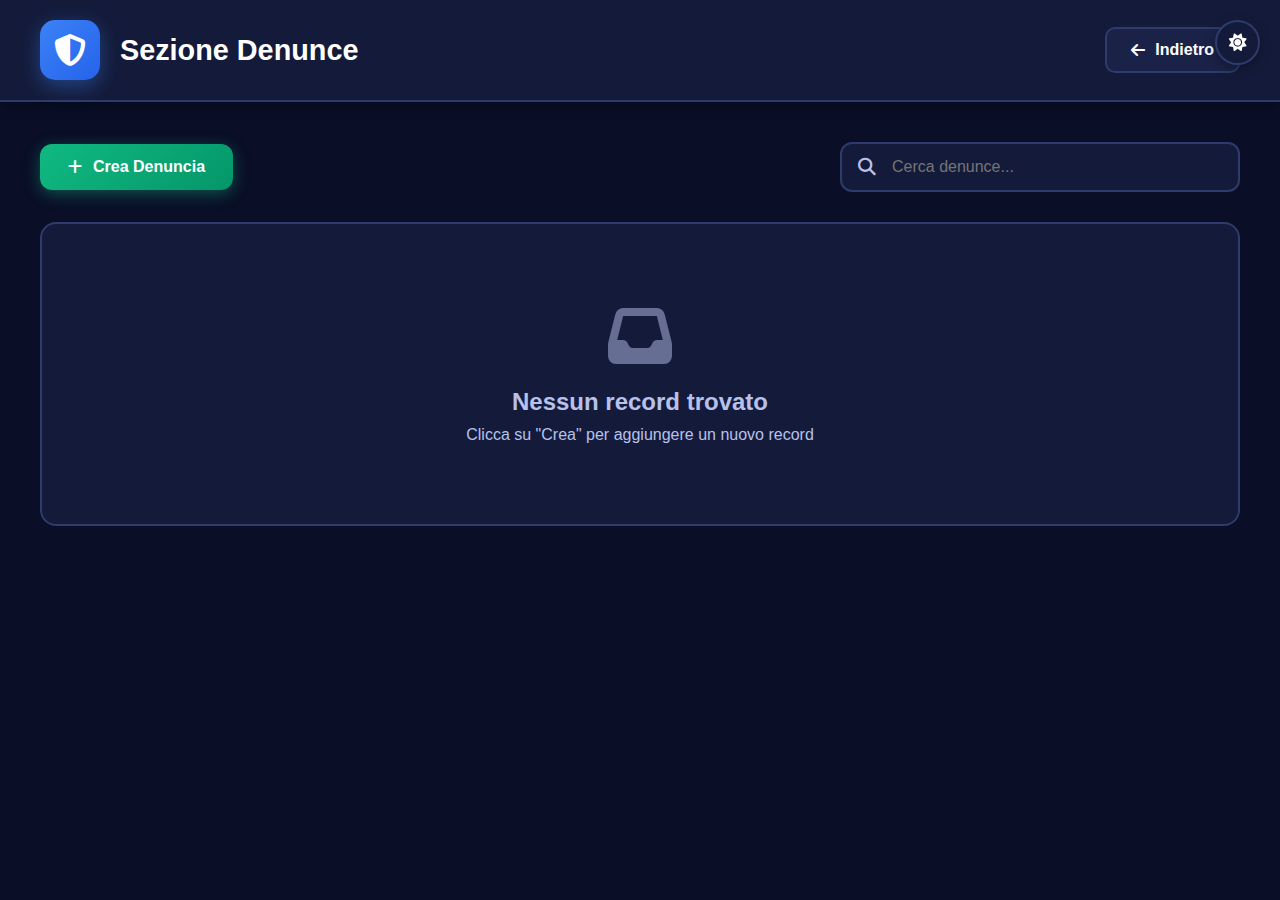
<file: pagine-html/denunce.html>
<!DOCTYPE html>
<html lang="it">
<head>
    <meta charset="UTF-8">
    <meta name="viewport" content="width=device-width, initial-scale=1.0">
    <title>Sezione Denunce - Database FDO</title>
    <link rel="stylesheet" href="../style/sezioni.css">
    <link rel="stylesheet" href="https://cdnjs.cloudflare.com/ajax/libs/font-awesome/6.4.0/css/all.min.css">
</head>
<body>
    <button class="theme-toggle" id="themeToggle" aria-label="Cambia tema">
        <i class="fas fa-moon"></i>
    </button>

    <header class="section-header">
        <div class="header-left">
            <div class="server-logo">
                <i class="fas fa-shield-halved"></i>
            </div>
            <h1 class="section-title">Sezione Denunce</h1>
        </div>
        <div class="header-right">
            <button class="btn-back" onclick="window.location.href='index.html'">
                <i class="fas fa-arrow-left"></i>
                <span>Indietro</span>
            </button>
        </div>
    </header>

    <main class="section-content">
        <div class="action-bar">
            <button class="btn-create" id="btnCreateMulta">
                <i class="fas fa-plus"></i>
                <span>Crea Denuncia</span>
            </button>
            <div class="search-container">
                <i class="fas fa-search"></i>
                <input type="text" id="searchInput" placeholder="Cerca denunce...">
            </div>
        </div>

        <div class="records-container" id="recordsContainer">
            <!-- Le denunce verranno inserite qui dinamicamente -->
        </div>
    </main>

    <!-- OVERLAY CREAZIONE/MODIFICA -->
    <div class="overlay" id="overlayForm">
        <div class="overlay-content">
            <h2 id="formTitle">Crea Nuova Denuncia</h2>
            <form id="multaForm">
                <div class="form-group">
                    <label>Nome Denunciante</label>
                    <input type="text" id="nomeCittadino" required>
                </div>
                <div class="form-group">
                    <label>Cognome Denunciante</label>
                    <input type="text" id="cognomeCittadino" required>
                </div>
                <div class="form-group">
                    <label>Codice Fiscale Denunciante</label>
                    <input type="text" id="codiceFiscale" maxlength="16" required>
                </div>
                <div class="form-group">
                    <label>Tipo Denuncia</label>
                    <select id="tipoDenuncia" required>
                        <option value="">Seleziona...</option>
                        <option value="Furto">Furto</option>
                        <option value="Smarrimento">Smarrimento</option>
                        <option value="Danneggiamento">Danneggiamento</option>
                        <option value="Truffa">Truffa</option>
                        <option value="Minacce">Minacce</option>
                        <option value="Molestie">Molestie</option>
                        <option value="Aggressione">Aggressione</option>
                        <option value="Stalking">Stalking</option>
                        <option value="Diffamazione">Diffamazione</option>
                        <option value="Violazione domicilio">Violazione domicilio</option>
                        <option value="Altro">Altro</option>
                    </select>
                </div>
                <div class="form-group">
                    <label>Data Denuncia</label>
                    <input type="date" id="dataDenuncia" required>
                </div>
                <div class="form-group">
                    <label>Data Fatto</label>
                    <input type="date" id="dataFatto" required>
                </div>
                <div class="form-group">
                    <label>Luogo del Fatto</label>
                    <input type="text" id="luogo" required>
                </div>
                <div class="form-group">
                    <label>Descrizione Dettagliata</label>
                    <textarea id="note" rows="5" placeholder="Descrivi dettagliatamente quanto accaduto..." required></textarea>
                </div>
                <div class="form-group">
                    <label>Testimoni (se presenti)</label>
                    <input type="text" id="testimoni" placeholder="Nomi dei testimoni">
                </div>
                <div class="form-group">
                    <label>Agente che ha raccolto la denuncia</label>
                    <input type="text" id="agenteVerbalizzante" required>
                </div>
                <div class="form-group">
                    <label>Stato Denuncia</label>
                    <select id="statoDenuncia" required>
                        <option value="">Seleziona...</option>
                        <option value="In attesa">In attesa</option>
                        <option value="In corso">In corso</option>
                        <option value="Archiviata">Archiviata</option>
                        <option value="Risolta">Risolta</option>
                    </select>
                </div>
                <div class="form-actions">
                    <button type="button" class="btn-cancel" id="btnCancelForm">Indietro</button>
                    <button type="submit" class="btn-save">Salva</button>
                </div>
            </form>
        </div>
    </div>

    <!-- OVERLAY DETTAGLI -->
    <div class="overlay" id="overlayDetails">
        <div class="overlay-content">
            <h2>Dettagli Denuncia</h2>
            <div class="details-content" id="detailsContent">
                <!-- I dettagli verranno inseriti qui -->
            </div>
            <div class="form-actions">
                <button type="button" class="btn-cancel" id="btnCloseDetails">Indietro</button>
                <button type="button" class="btn-edit" id="btnEditRecord">Modifica</button>
                <button type="button" class="btn-delete" id="btnDeleteRecord">Elimina</button>
            </div>
        </div>
    </div>

    <script src="../script.js"></script>
</body>
</html>
</file>
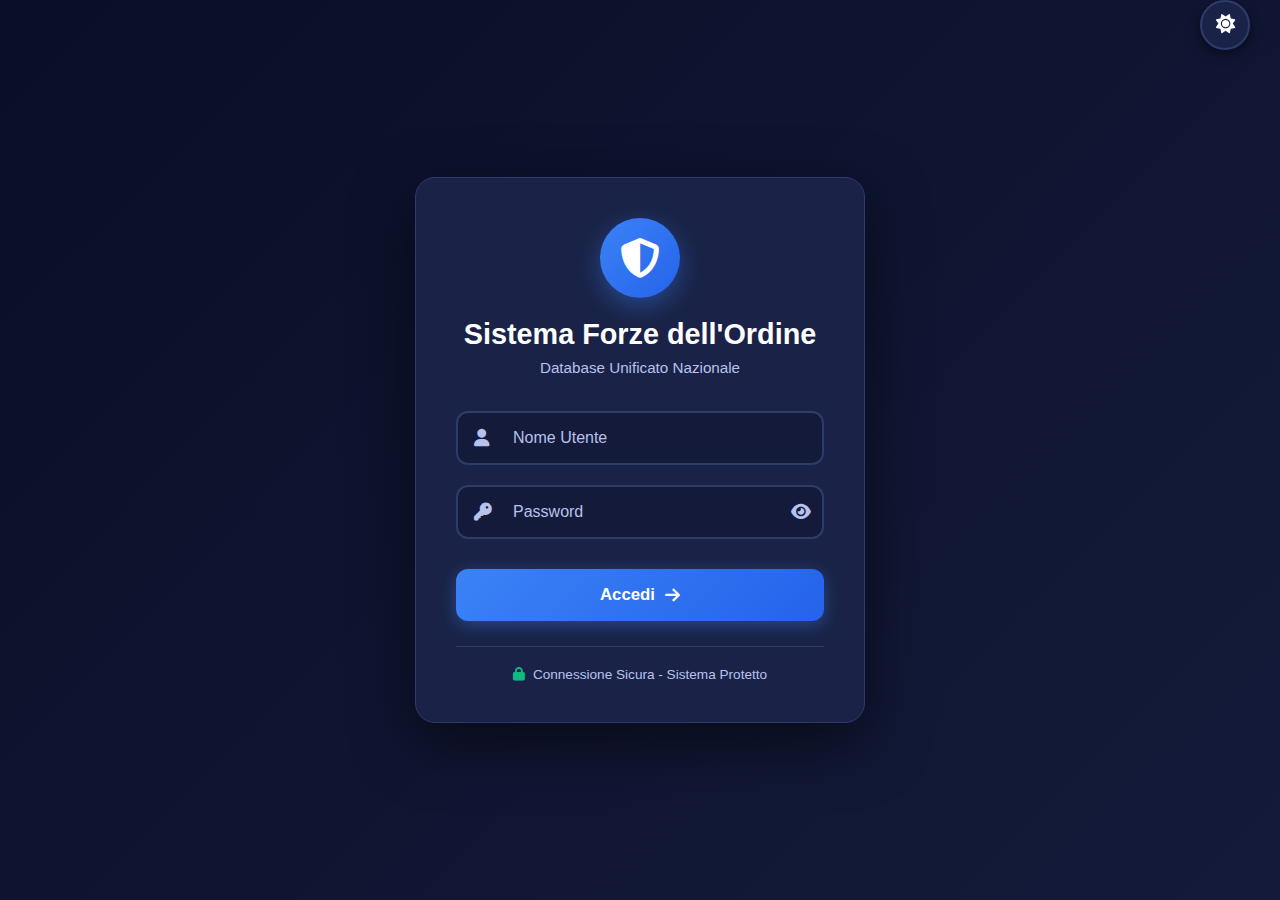
<file: pagine-html/login.html>
<!DOCTYPE html>
<html lang="it">
<head>
    <meta charset="UTF-8">
    <meta name="viewport" content="width=device-width, initial-scale=1.0">
    <title>Sistema Forze dell'Ordine - Login</title>
    <link rel="stylesheet" href="../style/login.css">
    <link rel="stylesheet" href="https://cdnjs.cloudflare.com/ajax/libs/font-awesome/6.4.0/css/all.min.css">
</head>
<body>
    <button class="theme-toggle" id="themeToggle" aria-label="Cambia tema">
        <i class="fas fa-moon"></i>
    </button>

    <div class="login-container">
        <div class="login-frame">
            <div class="header">
                <div class="logo">
                    <i class="fas fa-shield-alt"></i>
                </div>
                <h1>Sistema Forze dell'Ordine</h1>
                <p class="subtitle">Database Unificato Nazionale</p>
            </div>

            <form id="loginForm" class="login-form">
                <div class="input-group">
                    <i class="fas fa-user"></i>
                    <input type="text" id="username" placeholder="Nome Utente" required autocomplete="username">
                </div>

                <div class="input-group">
                    <i class="fas fa-key"></i>
                    <input type="password" id="password" placeholder="Password" required autocomplete="current-password">
                    <button type="button" class="toggle-password" id="togglePassword">
                        <i class="fas fa-eye"></i>
                    </button>
                </div>

                <button type="submit" class="btn-login">
                    <span>Accedi</span>
                    <i class="fas fa-arrow-right"></i>
                </button>

                <!-- Messaggio errore visibile in caso di credenziali errate -->
                <div class="error-message" id="errorMessage"></div>
            </form>

            <div class="footer">
                <p><i class="fas fa-lock"></i> Connessione Sicura - Sistema Protetto</p>
            </div>
        </div>
    </div>

    <script src="../script.js"></script>
</body>
</html>
</file>
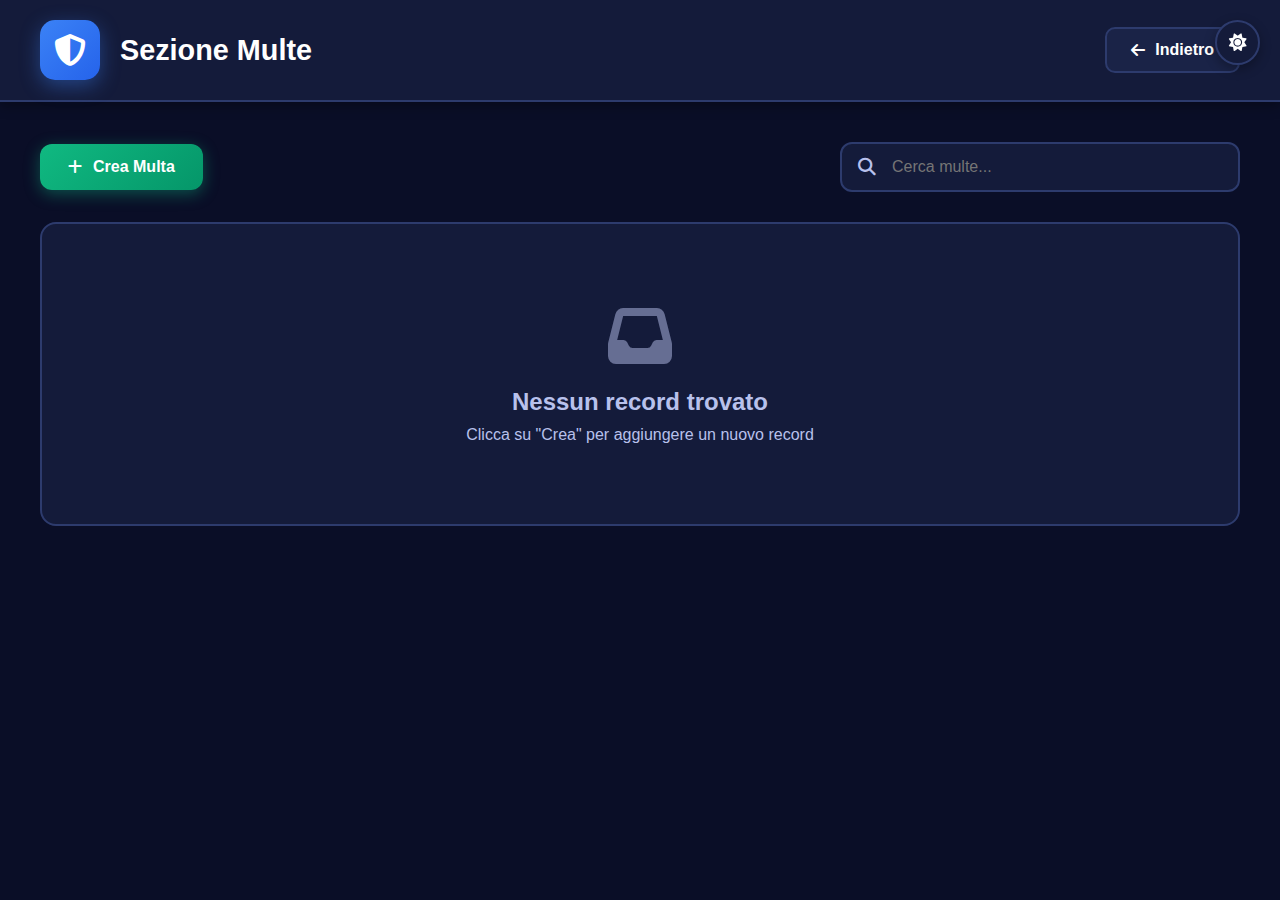
<file: pagine-html/multe.html>
<!DOCTYPE html>
<html lang="it">
<head>
    <meta charset="UTF-8">
    <meta name="viewport" content="width=device-width, initial-scale=1.0">
    <title>Sezione Multe - Database FDO</title>
    <link rel="stylesheet" href="../style/sezioni.css">
    <link rel="stylesheet" href="https://cdnjs.cloudflare.com/ajax/libs/font-awesome/6.4.0/css/all.min.css">
</head>
<body>
    <button class="theme-toggle" id="themeToggle" aria-label="Cambia tema">
        <i class="fas fa-moon"></i>
    </button>

    <header class="section-header">
        <div class="header-left">
            <div class="server-logo">
                <i class="fas fa-shield-halved"></i>
            </div>
            <h1 class="section-title">Sezione Multe</h1>
        </div>
        <div class="header-right">
            <button class="btn-back" onclick="window.location.href='index.html'">
                <i class="fas fa-arrow-left"></i>
                <span>Indietro</span>
            </button>
        </div>
    </header>

    <main class="section-content">
        <div class="action-bar">
            <button class="btn-create" id="btnCreateMulta">
                <i class="fas fa-plus"></i>
                <span>Crea Multa</span>
            </button>
            <div class="search-container">
                <i class="fas fa-search"></i>
                <input type="text" id="searchInput" placeholder="Cerca multe...">
            </div>
        </div>

        <div class="records-container" id="recordsContainer">
            <!-- Le multe verranno inserite qui dinamicamente -->
        </div>
    </main>

    <!-- OVERLAY CREAZIONE/MODIFICA -->
    <div class="overlay" id="overlayForm">
        <div class="overlay-content">
            <h2 id="formTitle">Crea Nuova Multa</h2>
            <form id="multaForm">
                <div class="form-group">
                    <label>Nome Cittadino</label>
                    <input type="text" id="nomeCittadino" required>
                </div>
                <div class="form-group">
                    <label>Cognome Cittadino</label>
                    <input type="text" id="cognomeCittadino" required>
                </div>
                <div class="form-group">
                    <label>Codice Fiscale</label>
                    <input type="text" id="codiceFiscale" maxlength="16" required>
                </div>
                <div class="form-group">
                    <label>Targa Veicolo</label>
                    <input type="text" id="targaVeicolo" required>
                </div>
                <div class="form-group">
                    <label>Tipo Infrazione</label>
                    <select id="tipoInfrazione" required>
                        <option value="">Seleziona...</option>
                        <option value="Eccesso di velocità">Eccesso di velocità</option>
                        <option value="Divieto di sosta">Divieto di sosta</option>
                        <option value="Mancato stop">Mancato stop</option>
                        <option value="Sorpasso vietato">Sorpasso vietato</option>
                        <option value="Guida pericolosa">Guida pericolosa</option>
                        <option value="Altro">Altro</option>
                    </select>
                </div>
                <div class="form-group">
                    <label>Importo (€)</label>
                    <input type="number" id="importo" min="0" step="0.01" required>
                </div>
                <div class="form-group">
                    <label>Data Infrazione</label>
                    <input type="date" id="dataInfrazione" required>
                </div>
                <div class="form-group">
                    <label>Luogo</label>
                    <input type="text" id="luogo" required>
                </div>
                <div class="form-group">
                    <label>Note</label>
                    <textarea id="note" rows="3"></textarea>
                </div>
                <div class="form-group">
                    <label>Agente Verbalizzante</label>
                    <input type="text" id="agenteVerbalizzante" required>
                </div>
                <div class="form-actions">
                    <button type="button" class="btn-cancel" id="btnCancelForm">Indietro</button>
                    <button type="submit" class="btn-save">Salva</button>
                </div>
            </form>
        </div>
    </div>

    <!-- OVERLAY DETTAGLI -->
    <div class="overlay" id="overlayDetails">
        <div class="overlay-content">
            <h2>Dettagli Multa</h2>
            <div class="details-content" id="detailsContent">
                <!-- I dettagli verranno inseriti qui -->
            </div>
            <div class="form-actions">
                <button type="button" class="btn-cancel" id="btnCloseDetails">Indietro</button>
                <button type="button" class="btn-edit" id="btnEditRecord">Modifica</button>
                <button type="button" class="btn-delete" id="btnDeleteRecord">Elimina</button>
            </div>
        </div>
    </div>

    <script src="../script.js"></script>
</body>
</html>
</file>
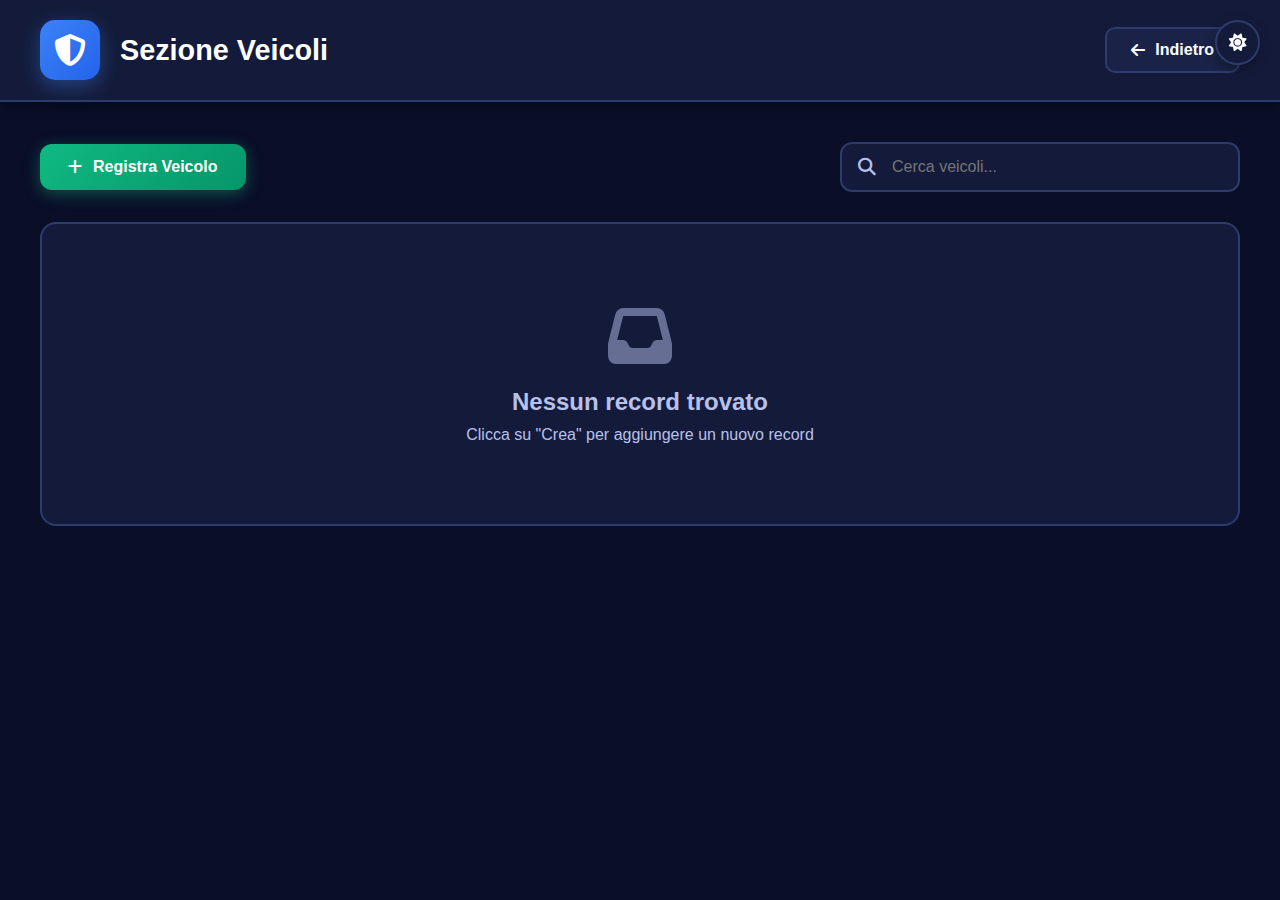
<file: pagine-html/veicoli.html>
<!DOCTYPE html>
<html lang="it">
<head>
    <meta charset="UTF-8">
    <meta name="viewport" content="width=device-width, initial-scale=1.0">
    <title>Sezione Veicoli - Database FDO</title>
    <link rel="stylesheet" href="../style/sezioni.css">
    <link rel="stylesheet" href="https://cdnjs.cloudflare.com/ajax/libs/font-awesome/6.4.0/css/all.min.css">
</head>
<body>
    <button class="theme-toggle" id="themeToggle" aria-label="Cambia tema">
        <i class="fas fa-moon"></i>
    </button>

    <header class="section-header">
        <div class="header-left">
            <div class="server-logo">
                <i class="fas fa-shield-halved"></i>
            </div>
            <h1 class="section-title">Sezione Veicoli</h1>
        </div>
        <div class="header-right">
            <button class="btn-back" onclick="window.location.href='index.html'">
                <i class="fas fa-arrow-left"></i>
                <span>Indietro</span>
            </button>
        </div>
    </header>

    <main class="section-content">
        <div class="action-bar">
            <button class="btn-create" id="btnCreateMulta">
                <i class="fas fa-plus"></i>
                <span>Registra Veicolo</span>
            </button>
            <div class="search-container">
                <i class="fas fa-search"></i>
                <input type="text" id="searchInput" placeholder="Cerca veicoli...">
            </div>
        </div>

        <div class="records-container" id="recordsContainer">
            <!-- I veicoli verranno inseriti qui dinamicamente -->
        </div>
    </main>

    <!-- OVERLAY CREAZIONE/MODIFICA -->
    <div class="overlay" id="overlayForm">
        <div class="overlay-content">
            <h2 id="formTitle">Registra Nuovo Veicolo</h2>
            <form id="multaForm">
                <div class="form-group">
                    <label>Nome Proprietario</label>
                    <input type="text" id="nomeCittadino" required>
                </div>
                <div class="form-group">
                    <label>Cognome Proprietario</label>
                    <input type="text" id="cognomeCittadino" required>
                </div>
                <div class="form-group">
                    <label>Codice Fiscale Proprietario</label>
                    <input type="text" id="codiceFiscale" maxlength="16" required>
                </div>
                <div class="form-group">
                    <label>Targa</label>
                    <input type="text" id="targaVeicolo" required style="text-transform: uppercase;">
                </div>
                <div class="form-group">
                    <label>Tipo Veicolo</label>
                    <select id="tipoVeicolo" required>
                        <option value="">Seleziona...</option>
                        <option value="Autovettura">Autovettura</option>
                        <option value="Motociclo">Motociclo</option>
                        <option value="Ciclomotore">Ciclomotore</option>
                        <option value="Furgone">Furgone</option>
                        <option value="Autocarro">Autocarro</option>
                        <option value="Autobus">Autobus</option>
                        <option value="Rimorchio">Rimorchio</option>
                        <option value="Altro">Altro</option>
                    </select>
                </div>
                <div class="form-group">
                    <label>Marca</label>
                    <input type="text" id="marca" required>
                </div>
                <div class="form-group">
                    <label>Modello</label>
                    <input type="text" id="modello" required>
                </div>
                <div class="form-group">
                    <label>Anno Immatricolazione</label>
                    <input type="number" id="annoImmatricolazione" min="1900" max="2030" required>
                </div>
                <div class="form-group">
                    <label>Colore</label>
                    <input type="text" id="colore" required>
                </div>
                <div class="form-group">
                    <label>Numero Telaio</label>
                    <input type="text" id="numeroTelaio" required>
                </div>
                <div class="form-group">
                    <label>Cilindrata (cc)</label>
                    <input type="number" id="cilindrata" min="0">
                </div>
                <div class="form-group">
                    <label>Alimentazione</label>
                    <select id="alimentazione">
                        <option value="">Seleziona...</option>
                        <option value="Benzina">Benzina</option>
                        <option value="Diesel">Diesel</option>
                        <option value="GPL">GPL</option>
                        <option value="Metano">Metano</option>
                        <option value="Elettrico">Elettrico</option>
                        <option value="Ibrido">Ibrido</option>
                    </select>
                </div>
                <div class="form-group">
                    <label>Data Immatricolazione</label>
                    <input type="date" id="dataImmatricolazione" required>
                </div>
                <div class="form-group">
                    <label>Stato Veicolo</label>
                    <select id="statoVeicolo" required>
                        <option value="">Seleziona...</option>
                        <option value="Regolare">Regolare</option>
                        <option value="Rubato">Rubato</option>
                        <option value="Sequestrato">Sequestrato</option>
                        <option value="Radiato">Radiato</option>
                        <option value="Fermo Amministrativo">Fermo Amministrativo</option>
                    </select>
                </div>
                <div class="form-group">
                    <label>Note</label>
                    <textarea id="note" rows="3"></textarea>
                </div>
                <div class="form-actions">
                    <button type="button" class="btn-cancel" id="btnCancelForm">Indietro</button>
                    <button type="submit" class="btn-save">Salva</button>
                </div>
            </form>
        </div>
    </div>

    <!-- OVERLAY DETTAGLI -->
    <div class="overlay" id="overlayDetails">
        <div class="overlay-content">
            <h2>Dettagli Veicolo</h2>
            <div class="details-content" id="detailsContent">
                <!-- I dettagli verranno inseriti qui -->
            </div>
            <div class="form-actions">
                <button type="button" class="btn-cancel" id="btnCloseDetails">Indietro</button>
                <button type="button" class="btn-edit" id="btnEditRecord">Modifica</button>
                <button type="button" class="btn-delete" id="btnDeleteRecord">Elimina</button>
            </div>
        </div>
    </div>

    <script src="../script.js"></script>
</body>
</html>
</file>
<file: style/home.css>
:root {
    --bg-primary: #0a0e27;
    --bg-secondary: #141b3a;
    --bg-tertiary: #1a2347;
    --text-primary: #ffffff;
    --text-secondary: #b8c1ec;
    --accent-primary: #3b82f6;
    --accent-hover: #2563eb;
    --border-color: #2d3b6d;
    --shadow: rgba(0, 0, 0, 0.3);
    --success: #10b981;
    --warning: #f59e0b;
    --danger: #ef4444;
    --info: #3b82f6;
}

[data-theme="light"] {
    --bg-primary: #f8fafc;
    --bg-secondary: #ffffff;
    --bg-tertiary: #f1f5f9;
    --text-primary: #0f172a;
    --text-secondary: #475569;
    --accent-primary: #3b82f6;
    --accent-hover: #2563eb;
    --border-color: #e2e8f0;
    --shadow: rgba(0, 0, 0, 0.08);
    --success: #059669;
    --warning: #d97706;
    --danger: #dc2626;
    --info: #2563eb;
}

* {
    margin: 0;
    padding: 0;
    box-sizing: border-box;
}

body {
    font-family: 'Segoe UI', Tahoma, Geneva, Verdana, sans-serif;
    background: var(--bg-primary);
    color: var(--text-primary);
    min-height: 100vh;
    transition: background 0.3s ease, color 0.3s ease;
}

.theme-toggle {
    position: fixed;
    top: 20px;
    right: 20px;
    width: 45px;
    height: 45px;
    border-radius: 50%;
    background: var(--bg-secondary);
    border: 2px solid var(--border-color);
    color: var(--text-primary);
    font-size: 1.1rem;
    cursor: pointer;
    display: flex;
    align-items: center;
    justify-content: center;
    transition: all 0.3s ease;
    z-index: 1000;
    box-shadow: 0 4px 12px var(--shadow);
}

.theme-toggle:hover {
    background: var(--accent-primary);
    border-color: var(--accent-primary);
    transform: scale(1.1);
}

/* HEADER */
.top-header {
    background: var(--bg-secondary);
    border-bottom: 2px solid var(--border-color);
    padding: 20px 40px;
    display: flex;
    justify-content: space-between;
    align-items: center;
    box-shadow: 0 4px 12px var(--shadow);
}

.header-left {
    flex: 1;
}

.server-logo {
    width: 60px;
    height: 60px;
    background: linear-gradient(135deg, var(--accent-primary), var(--accent-hover));
    border-radius: 15px;
    display: flex;
    align-items: center;
    justify-content: center;
    font-size: 2rem;
    color: white;
    box-shadow: 0 6px 20px rgba(59, 130, 246, 0.4);
}

.header-center {
    flex: 2;
    text-align: center;
}

.server-name {
    font-size: 2rem;
    font-weight: 700;
    color: var(--text-primary);
    text-transform: uppercase;
    letter-spacing: 1px;
}

.header-right {
    flex: 1;
    display: flex;
    justify-content: flex-end;
}

.btn-logout {
    padding: 12px 24px;
    background: var(--danger);
    border: none;
    border-radius: 10px;
    color: white;
    display: flex;
    align-items: center;
    gap: 10px;
    cursor: pointer;
    transition: all 0.3s ease;
    font-size: 1rem;
    font-weight: 600;
    box-shadow: 0 4px 12px rgba(239, 68, 68, 0.3);
}

.btn-logout:hover {
    background: #dc2626;
    transform: translateY(-2px);
    box-shadow: 0 6px 20px rgba(239, 68, 68, 0.5);
}

/* MAIN CONTAINER */
.main-container {
    padding: 60px 40px;
    max-width: 1400px;
    margin: 0 auto;
}

.dashboard-grid {
    display: grid;
    grid-template-columns: repeat(auto-fit, minmax(280px, 1fr));
    gap: 30px;
}

.action-card {
    background: var(--bg-secondary);
    border: 2px solid var(--border-color);
    border-radius: 20px;
    padding: 35px 25px;
    text-align: center;
    cursor: pointer;
    transition: all 0.3s ease;
    position: relative;
    overflow: hidden;
}

.action-card::before {
    content: '';
    position: absolute;
    top: 0;
    left: 0;
    right: 0;
    height: 5px;
    background: linear-gradient(90deg, var(--accent-primary), var(--accent-hover));
    transform: scaleX(0);
    transition: transform 0.3s ease;
}

.action-card:hover::before {
    transform: scaleX(1);
}

.action-card:hover {
    transform: translateY(-10px);
    box-shadow: 0 15px 40px var(--shadow);
    border-color: var(--accent-primary);
}

.card-icon {
    width: 80px;
    height: 80px;
    margin: 0 auto 20px;
    border-radius: 20px;
    display: flex;
    align-items: center;
    justify-content: center;
    font-size: 2.5rem;
    color: white;
    transition: all 0.3s ease;
}

.action-card:hover .card-icon {
    transform: scale(1.1) rotate(5deg);
}

.card-icon.orange { background: linear-gradient(135deg, #f59e0b, #d97706); }
.card-icon.red { background: linear-gradient(135deg, #ef4444, #dc2626); }
.card-icon.yellow { background: linear-gradient(135deg, #eab308, #ca8a04); }
.card-icon.green { background: linear-gradient(135deg, #10b981, #059669); }
.card-icon.blue { background: linear-gradient(135deg, #3b82f6, #2563eb); }
.card-icon.purple { background: linear-gradient(135deg, #8b5cf6, #7c3aed); }
.card-icon.darkred { background: linear-gradient(135deg, #991b1b, #7f1d1d); }
.card-icon.gold { background: linear-gradient(135deg, #f59e0b, #d97706); }

.action-card h3 {
    font-size: 1.4rem;
    margin-bottom: 10px;
    color: var(--text-primary);
    font-weight: 700;
}

.action-card p {
    color: var(--text-secondary);
    font-size: 0.95rem;
    line-height: 1.5;
}

/* ADMIN CARD */
.action-card.admin-only {
    border: 2px solid #f59e0b;
    background: linear-gradient(135deg, var(--bg-secondary) 0%, rgba(245, 158, 11, 0.05) 100%);
}

.admin-badge {
    position: absolute;
    top: 15px;
    right: 15px;
    background: linear-gradient(135deg, #f59e0b, #d97706);
    color: white;
    padding: 6px 12px;
    border-radius: 8px;
    font-size: 0.75rem;
    font-weight: 700;
    letter-spacing: 1px;
    box-shadow: 0 4px 12px rgba(245, 158, 11, 0.4);
}

/* OVERLAY STYLES */
.overlay {
    position: fixed;
    top: 0;
    left: 0;
    right: 0;
    bottom: 0;
    background: rgba(0, 0, 0, 0.8);
    display: none;
    align-items: center;
    justify-content: center;
    z-index: 9999;
    backdrop-filter: blur(5px);
}

.overlay.active {
    display: flex;
}

.overlay-content {
    background: var(--bg-secondary);
    border: 2px solid var(--border-color);
    border-radius: 20px;
    padding: 40px;
    max-width: 600px;
    width: 90%;
    max-height: 90vh;
    overflow-y: auto;
    box-shadow: 0 20px 60px rgba(0, 0, 0, 0.5);
    animation: slideIn 0.3s ease;
}

@keyframes slideIn {
    from {
        opacity: 0;
        transform: translateY(-50px);
    }
    to {
        opacity: 1;
        transform: translateY(0);
    }
}

/* RESPONSIVE */
@media (max-width: 768px) {
    .top-header {
        flex-direction: column;
        gap: 20px;
        padding: 20px;
    }

    .header-left, .header-center, .header-right {
        flex: none;
        width: 100%;
        text-align: center;
    }

    .header-right {
        justify-content: center;
    }

    .server-name {
        font-size: 1.5rem;
    }

    .main-container {
        padding: 40px 20px;
    }

    .dashboard-grid {
        grid-template-columns: 1fr;
        gap: 20px;
    }
}

@media (max-width: 480px) {
    .server-name {
        font-size: 1.2rem;
    }

    .action-card {
        padding: 25px 20px;
    }

    .card-icon {
        width: 60px;
        height: 60px;
        font-size: 2rem;
    }
}
</file>
<file: style/sezioni.css>
:root {
    --bg-primary: #0a0e27;
    --bg-secondary: #141b3a;
    --bg-tertiary: #1a2347;
    --text-primary: #ffffff;
    --text-secondary: #b8c1ec;
    --accent-primary: #3b82f6;
    --accent-hover: #2563eb;
    --border-color: #2d3b6d;
    --shadow: rgba(0, 0, 0, 0.3);
    --success: #10b981;
    --warning: #f59e0b;
    --danger: #ef4444;
}

[data-theme="light"] {
    --bg-primary: #f8fafc;
    --bg-secondary: #ffffff;
    --bg-tertiary: #f1f5f9;
    --text-primary: #0f172a;
    --text-secondary: #475569;
    --accent-primary: #3b82f6;
    --accent-hover: #2563eb;
    --border-color: #e2e8f0;
    --shadow: rgba(0, 0, 0, 0.08);
    --success: #059669;
    --warning: #d97706;
    --danger: #dc2626;
}

* {
    margin: 0;
    padding: 0;
    box-sizing: border-box;
}

body {
    font-family: 'Segoe UI', Tahoma, Geneva, Verdana, sans-serif;
    background: var(--bg-primary);
    color: var(--text-primary);
    min-height: 100vh;
    transition: background 0.3s ease;
}

.theme-toggle {
    position: fixed;
    top: 20px;
    right: 20px;
    width: 45px;
    height: 45px;
    border-radius: 50%;
    background: var(--bg-secondary);
    border: 2px solid var(--border-color);
    color: var(--text-primary);
    font-size: 1.1rem;
    cursor: pointer;
    display: flex;
    align-items: center;
    justify-content: center;
    transition: all 0.3s ease;
    z-index: 1000;
    box-shadow: 0 4px 12px var(--shadow);
}

.theme-toggle:hover {
    background: var(--accent-primary);
    transform: scale(1.1);
}

/* HEADER */
.section-header {
    background: var(--bg-secondary);
    border-bottom: 2px solid var(--border-color);
    padding: 20px 40px;
    display: flex;
    justify-content: space-between;
    align-items: center;
    box-shadow: 0 4px 12px var(--shadow);
}

.header-left {
    display: flex;
    align-items: center;
    gap: 20px;
}

.server-logo {
    width: 60px;
    height: 60px;
    background: linear-gradient(135deg, var(--accent-primary), var(--accent-hover));
    border-radius: 15px;
    display: flex;
    align-items: center;
    justify-content: center;
    font-size: 2rem;
    color: white;
    box-shadow: 0 6px 20px rgba(59, 130, 246, 0.4);
}

.section-title {
    font-size: 1.8rem;
    font-weight: 700;
    color: var(--text-primary);
}

.btn-back {
    padding: 12px 24px;
    background: var(--bg-tertiary);
    border: 2px solid var(--border-color);
    border-radius: 10px;
    color: var(--text-primary);
    display: flex;
    align-items: center;
    gap: 10px;
    cursor: pointer;
    transition: all 0.3s ease;
    font-size: 1rem;
    font-weight: 600;
}

.btn-back:hover {
    background: var(--accent-primary);
    border-color: var(--accent-primary);
    color: white;
    transform: translateY(-2px);
}

/* CONTENT */
.section-content {
    padding: 40px;
    max-width: 1400px;
    margin: 0 auto;
}

.action-bar {
    display: flex;
    justify-content: space-between;
    align-items: center;
    margin-bottom: 30px;
    gap: 20px;
    flex-wrap: wrap;
}

.btn-create {
    padding: 14px 28px;
    background: linear-gradient(135deg, var(--success), #059669);
    border: none;
    border-radius: 12px;
    color: white;
    display: flex;
    align-items: center;
    gap: 10px;
    cursor: pointer;
    transition: all 0.3s ease;
    font-size: 1rem;
    font-weight: 600;
    box-shadow: 0 4px 16px rgba(16, 185, 129, 0.4);
}

.btn-create:hover {
    transform: translateY(-3px);
    box-shadow: 0 6px 24px rgba(16, 185, 129, 0.5);
}

.search-container {
    position: relative;
    flex: 1;
    max-width: 400px;
}

.search-container i {
    position: absolute;
    left: 18px;
    top: 50%;
    transform: translateY(-50%);
    color: var(--text-secondary);
    font-size: 1.1rem;
}

.search-container input {
    width: 100%;
    padding: 14px 20px 14px 50px;
    background: var(--bg-secondary);
    border: 2px solid var(--border-color);
    border-radius: 12px;
    color: var(--text-primary);
    font-size: 1rem;
    transition: all 0.3s ease;
}

.search-container input:focus {
    outline: none;
    border-color: var(--accent-primary);
    box-shadow: 0 0 0 4px rgba(59, 130, 246, 0.1);
}

/* RECORDS CONTAINER */
.records-container {
    background: var(--bg-secondary);
    border: 2px solid var(--border-color);
    border-radius: 16px;
    padding: 20px;
    max-height: calc(100vh - 300px);
    overflow-y: auto;
}

.record-item {
    background: var(--bg-tertiary);
    border: 1px solid var(--border-color);
    border-radius: 12px;
    padding: 20px;
    margin-bottom: 15px;
    display: flex;
    justify-content: space-between;
    align-items: center;
    transition: all 0.3s ease;
}

.record-item:hover {
    transform: translateX(5px);
    border-color: var(--accent-primary);
}

.record-info h3 {
    color: var(--text-primary);
    font-size: 1.2rem;
    margin-bottom: 5px;
}

.record-info p {
    color: var(--text-secondary);
    font-size: 0.9rem;
}

.record-actions {
    display: flex;
    gap: 10px;
}

.btn-details {
    padding: 10px 20px;
    background: var(--accent-primary);
    border: none;
    border-radius: 8px;
    color: white;
    cursor: pointer;
    transition: all 0.3s ease;
    font-weight: 600;
}

.btn-details:hover {
    background: var(--accent-hover);
    transform: translateY(-2px);
}

.empty-state {
    text-align: center;
    padding: 60px 20px;
    color: var(--text-secondary);
}

.empty-state i {
    font-size: 4rem;
    margin-bottom: 20px;
    opacity: 0.5;
}

.empty-state h3 {
    font-size: 1.5rem;
    margin-bottom: 10px;
}

/* OVERLAY */
.overlay {
    position: fixed;
    top: 0;
    left: 0;
    right: 0;
    bottom: 0;
    background: rgba(0, 0, 0, 0.85);
    display: none;
    align-items: center;
    justify-content: center;
    z-index: 9999;
    backdrop-filter: blur(5px);
}

.overlay.active {
    display: flex;
    animation: fadeIn 0.3s ease;
}

@keyframes fadeIn {
    from { opacity: 0; }
    to { opacity: 1; }
}

.overlay-content {
    background: var(--bg-secondary);
    border: 2px solid var(--border-color);
    border-radius: 20px;
    padding: 40px;
    max-width: 700px;
    width: 90%;
    max-height: 90vh;
    overflow-y: auto;
    box-shadow: 0 20px 60px rgba(0, 0, 0, 0.7);
    animation: slideIn 0.3s ease;
}

@keyframes slideIn {
    from {
        opacity: 0;
        transform: translateY(-50px) scale(0.95);
    }
    to {
        opacity: 1;
        transform: translateY(0) scale(1);
    }
}

.overlay-content h2 {
    color: var(--text-primary);
    font-size: 1.8rem;
    margin-bottom: 25px;
    padding-bottom: 15px;
    border-bottom: 2px solid var(--border-color);
}

/* FORM */
.form-group {
    margin-bottom: 20px;
}

.form-group label {
    display: block;
    color: var(--text-primary);
    font-weight: 600;
    margin-bottom: 8px;
    font-size: 0.95rem;
}

.form-group input,
.form-group select,
.form-group textarea {
    width: 100%;
    padding: 12px 16px;
    background: var(--bg-tertiary);
    border: 2px solid var(--border-color);
    border-radius: 10px;
    color: var(--text-primary);
    font-size: 1rem;
    transition: all 0.3s ease;
    font-family: inherit;
}

.form-group input:focus,
.form-group select:focus,
.form-group textarea:focus {
    outline: none;
    border-color: var(--accent-primary);
    box-shadow: 0 0 0 4px rgba(59, 130, 246, 0.1);
}

.form-group textarea {
    resize: vertical;
    min-height: 80px;
}

.form-actions {
    display: flex;
    gap: 15px;
    margin-top: 30px;
}

.form-actions button {
    flex: 1;
    padding: 14px 24px;
    border: none;
    border-radius: 10px;
    font-size: 1rem;
    font-weight: 600;
    cursor: pointer;
    transition: all 0.3s ease;
}

.btn-cancel {
    background: var(--bg-tertiary);
    border: 2px solid var(--border-color) !important;
    color: var(--text-primary);
}

.btn-cancel:hover {
    background: var(--border-color);
}

.btn-save {
    background: linear-gradient(135deg, var(--success), #059669);
    color: white;
    box-shadow: 0 4px 12px rgba(16, 185, 129, 0.3);
}

.btn-save:hover {
    transform: translateY(-2px);
    box-shadow: 0 6px 20px rgba(16, 185, 129, 0.4);
}

.btn-edit {
    background: linear-gradient(135deg, var(--accent-primary), var(--accent-hover));
    color: white;
    box-shadow: 0 4px 12px rgba(59, 130, 246, 0.3);
}

.btn-edit:hover {
    transform: translateY(-2px);
    box-shadow: 0 6px 20px rgba(59, 130, 246, 0.4);
}

.btn-delete {
    background: linear-gradient(135deg, var(--danger), #dc2626);
    color: white;
    box-shadow: 0 4px 12px rgba(239, 68, 68, 0.3);
}

.btn-delete:hover {
    transform: translateY(-2px);
    box-shadow: 0 6px 20px rgba(239, 68, 68, 0.4);
}

/* DETAILS CONTENT */
.details-content {
    padding: 20px 0;
}

.detail-row {
    display: flex;
    padding: 15px 0;
    border-bottom: 1px solid var(--border-color);
}

.detail-row:last-child {
    border-bottom: none;
}

.detail-label {
    flex: 0 0 180px;
    font-weight: 600;
    color: var(--text-secondary);
}

.detail-value {
    flex: 1;
    color: var(--text-primary);
    font-weight: 500;
}

/* SCROLLBAR */
.records-container::-webkit-scrollbar,
.overlay-content::-webkit-scrollbar {
    width: 8px;
}

.records-container::-webkit-scrollbar-track,
.overlay-content::-webkit-scrollbar-track {
    background: var(--bg-tertiary);
    border-radius: 10px;
}

.records-container::-webkit-scrollbar-thumb,
.overlay-content::-webkit-scrollbar-thumb {
    background: var(--border-color);
    border-radius: 10px;
}

.records-container::-webkit-scrollbar-thumb:hover,
.overlay-content::-webkit-scrollbar-thumb:hover {
    background: var(--accent-primary);
}

/* RESPONSIVE */
@media (max-width: 768px) {
    .section-header {
        flex-direction: column;
        gap: 20px;
        text-align: center;
    }

    .header-left {
        flex-direction: column;
        gap: 15px;
    }

    .action-bar {
        flex-direction: column;
        align-items: stretch;
    }

    .search-container {
        max-width: 100%;
    }

    .record-item {
        flex-direction: column;
        gap: 15px;
        align-items: flex-start;
    }

    .record-actions {
        width: 100%;
        justify-content: flex-end;
    }

    .form-actions {
        flex-direction: column;
    }

    .overlay-content {
        padding: 25px;
    }

    .detail-row {
        flex-direction: column;
        gap: 5px;
    }

    .detail-label {
        flex: none;
    }
}
</file>
<file: style/login.css>
:root {
    --bg-primary: #0a0e27;
    --bg-secondary: #141b3a;
    --bg-frame: #1a2347;
    --text-primary: #ffffff;
    --text-secondary: #b8c1ec;
    --accent-primary: #3b82f6;
    --accent-hover: #2563eb;
    --border-color: #2d3b6d;
    --shadow: rgba(0, 0, 0, 0.5);
    --error-color: #ef4444;
    --success-color: #10b981;
}

[data-theme="light"] {
    --bg-primary: #f0f4f8;
    --bg-secondary: #ffffff;
    --bg-frame: #ffffff;
    --text-primary: #1e293b;
    --text-secondary: #475569;
    --accent-primary: #3b82f6;
    --accent-hover: #2563eb;
    --border-color: #e2e8f0;
    --shadow: rgba(0, 0, 0, 0.1);
    --error-color: #dc2626;
    --success-color: #059669;
}

* {
    margin: 0;
    padding: 0;
    box-sizing: border-box;
}

body {
    font-family: 'Segoe UI', Tahoma, Geneva, Verdana, sans-serif;
    background: linear-gradient(135deg, var(--bg-primary) 0%, var(--bg-secondary) 100%);
    min-height: 100vh;
    display: flex;
    align-items: center;
    justify-content: center;
    padding: 20px;
    transition: background 0.3s ease;
}

.theme-toggle {
    position: fixed;
    top: 0px;
    right: 30px;
    width: 50px;
    height: 50px;
    border-radius: 50%;
    background: var(--bg-frame);
    border: 2px solid var(--border-color);
    color: var(--text-primary);
    font-size: 1.2rem;
    cursor: pointer;
    display: flex;
    align-items: center;
    justify-content: center;
    transition: all 0.3s ease;
    z-index: 1000;
    box-shadow: 0 4px 12px var(--shadow);
}

.theme-toggle:hover {
    background: var(--accent-primary);
    border-color: var(--accent-primary);
    transform: scale(1.1);
}

.login-container {
    width: 100%;
    max-width: 450px;
    animation: fadeIn 0.5s ease;
}

@keyframes fadeIn {
    from {
        opacity: 0;
        transform: translateY(-20px);
    }
    to {
        opacity: 1;
        transform: translateY(0);
    }
}

.login-frame {
    background: var(--bg-frame);
    border-radius: 20px;
    padding: 40px;
    box-shadow: 0 20px 60px var(--shadow);
    border: 1px solid var(--border-color);
    transition: all 0.3s ease;
}

.header {
    text-align: center;
    margin-bottom: 35px;
}

.logo {
    width: 80px;
    height: 80px;
    margin: 0 auto 20px;
    background: linear-gradient(135deg, var(--accent-primary) 0%, var(--accent-hover) 100%);
    border-radius: 50%;
    display: flex;
    align-items: center;
    justify-content: center;
    font-size: 2.5rem;
    color: white;
    box-shadow: 0 8px 24px rgba(59, 130, 246, 0.4);
}

.header h1 {
    color: var(--text-primary);
    font-size: 1.8rem;
    margin-bottom: 8px;
    font-weight: 700;
}

.subtitle {
    color: var(--text-secondary);
    font-size: 0.95rem;
    font-weight: 400;
}

.login-form {
    display: flex;
    flex-direction: column;
    gap: 20px;
}

.input-group {
    position: relative;
    display: flex;
    align-items: center;
}

.input-group i {
    position: absolute;
    left: 18px;
    color: var(--text-secondary);
    font-size: 1.1rem;
    z-index: 1;
}

.input-group input {
    width: 100%;
    padding: 16px 20px 16px 55px;
    background: var(--bg-secondary);
    border: 2px solid var(--border-color);
    border-radius: 12px;
    color: var(--text-primary);
    font-size: 1rem;
    transition: all 0.3s ease;
}

.input-group input:focus {
    outline: none;
    border-color: var(--accent-primary);
    box-shadow: 0 0 0 4px rgba(59, 130, 246, 0.1);
}

.input-group input::placeholder {
    color: var(--text-secondary);
}

.toggle-password {
    position: absolute;
    right: 35px;
    top: 50%;
    transform: translateY(-50%);
    background: none;
    border: none;
    color: var(--text-secondary);
    cursor: pointer;
    font-size: 1.1rem;
    padding: 8px;
    transition: color 0.3s ease;
    display: flex;
    align-items: center;
    justify-content: center;
}

.toggle-password:hover {
    color: var(--accent-primary);
}

.btn-login {
    margin-top: 10px;
    padding: 16px 30px;
    background: linear-gradient(135deg, var(--accent-primary) 0%, var(--accent-hover) 100%);
    border: none;
    border-radius: 12px;
    color: white;
    font-size: 1.05rem;
    font-weight: 600;
    cursor: pointer;
    transition: all 0.3s ease;
    display: flex;
    align-items: center;
    justify-content: center;
    gap: 10px;
    box-shadow: 0 4px 16px rgba(59, 130, 246, 0.4);
}

.btn-login:hover {
    transform: translateY(-2px);
    box-shadow: 0 6px 24px rgba(59, 130, 246, 0.5);
}

.btn-login:active {
    transform: translateY(0);
}

.error-message {
    color: var(--error-color);
    font-size: 0.9rem;
    text-align: center;
    padding: 12px;
    background: rgba(239, 68, 68, 0.1);
    border-radius: 8px;
    display: none;
    border: 1px solid var(--error-color);
}

.error-message.show {
    display: block;
    animation: shake 0.4s ease;
}

@keyframes shake {
    0%, 100% { transform: translateX(0); }
    25% { transform: translateX(-10px); }
    75% { transform: translateX(10px); }
}

.footer {
    margin-top: 25px;
    padding-top: 20px;
    border-top: 1px solid var(--border-color);
    text-align: center;
}

.footer p {
    color: var(--text-secondary);
    font-size: 0.85rem;
    display: flex;
    align-items: center;
    justify-content: center;
    gap: 8px;
}

.footer i {
    color: var(--success-color);
}

/* Responsive */
@media (max-width: 500px) {
    .login-frame {
        padding: 30px 25px;
    }

    .header h1 {
        font-size: 1.5rem;
    }

    .logo {
        width: 70px;
        height: 70px;
        font-size: 2rem;
    }

    .theme-toggle {
        top: 20px;
        right: 20px;
        width: 45px;
        height: 45px;
    }
}
</file>
